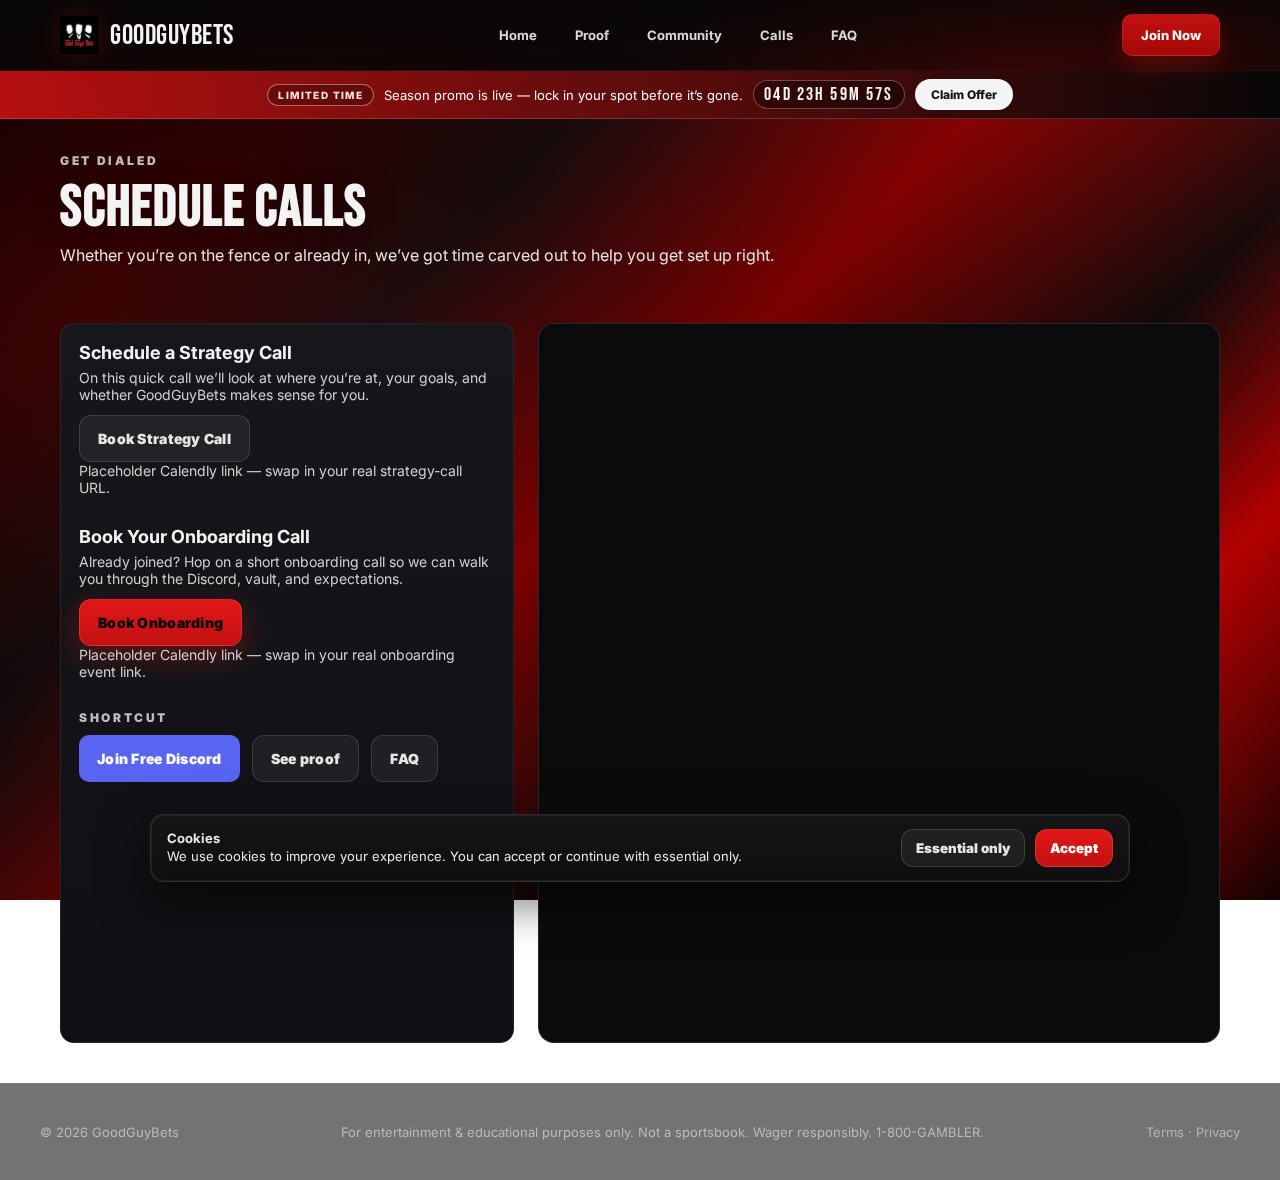
<file: call/index.html>
<!DOCTYPE html>
<html lang="en">
<head>
  <meta charset="utf-8" />
  <meta name="viewport" content="width=device-width,initial-scale=1" />
  <title>GoodGuyBets — Schedule Calls</title>
  <meta name="description" content="Schedule a strategy or onboarding call with GoodGuyBets." />

  <!-- Open Graph -->
  <meta property="og:title" content="GoodGuyBets — Schedule Calls" />
  <meta property="og:description" content="Schedule a strategy or onboarding call with GoodGuyBets." />
  <meta property="og:type" content="website" />
  <!-- Fonts -->
  <link href="https://fonts.googleapis.com/css2?family=Inter:wght@400;500;600;700;800;900&family=Bebas+Neue&display=swap" rel="stylesheet">
  <meta name="theme-color" content="#c31111" />
    <!-- Favicons -->
    <link rel="icon" href="/assets/favicon.ico" sizes="any">
    <link rel="icon" type="image/png" href="/assets/favicon.png">
    <link rel="apple-touch-icon" href="/assets/apple-touch-icon.png">
  <link rel="stylesheet" href="/css/style.css" />

</head>
<body>
  <div class="page">

  <header class="nav">
    <div class="nav-inner">
      <a class="brand" href="/" aria-label="GoodGuyBets home">
        <div class="brand-logo" aria-hidden="true">
        <img src="/assets/brand.jpg" alt="" class="brand-img" aria-hidden="true">
        </div>
        <div class="brand-name">GoodGuyBets</div>
      </a>

      <nav class="nav-links" aria-label="Primary">
        <a data-nav href="/">Home</a>
        <a data-nav href="/proof/">Proof</a>
        <a data-nav href="/community/">Community</a>
        <a data-nav href="/call/">Calls</a>
        <a data-nav href="/faq/">FAQ</a>
      </nav>

      <div class="nav-right">
        <a class="nav-cta" href="https://www.winible.com/goodguysbets" target="_blank" rel="noopener">Join Now</a>
        <button class="burger" id="burger" aria-label="Open menu" aria-expanded="false">
          <svg viewBox="0 0 24 24" fill="currentColor" aria-hidden="true">
            <path d="M4 7h16v2H4V7zm0 8h16v2H4v-2zm0-4h16v2H4v-2z"/>
          </svg>
        </button>
      </div>
    </div>
  </header>

  <div class="mobile-drawer" id="drawer" aria-hidden="true">
    <div class="drawer-panel" role="dialog" aria-modal="true" aria-label="Menu">
      <div class="drawer-head">
        <div style="display:flex;align-items:center;gap:10px;">
          <div class="brand-logo" style="width:34px;height:34px;border-radius:10px;">
            <svg width="18" height="18" viewBox="0 0 24 24" fill="#e6e6e6"><path d="M3 6h8v4H7v4h4v4H3V6zm10 0h8l-4 12h-8l4-12z"/></svg>
          </div>
          <strong>GoodGuyBets</strong>
        </div>
        <button class="xbtn" id="drawerClose" aria-label="Close menu">
          <svg viewBox="0 0 24 24" fill="currentColor" width="18" height="18" aria-hidden="true">
            <path d="M18.3 5.71 12 12l6.3 6.29-1.41 1.42L12 13.41l-6.89 6.3-1.42-1.41L10.59 12 3.69 5.71 5.11 4.29 12 10.59l6.89-6.3z"/>
          </svg>
        </button>
      </div>
      <div class="drawer-links">
        <a href="/" data-close-drawer>Home</a>
        <a href="/proof/" data-close-drawer>Proof</a>
        <a href="/community/" data-close-drawer>Community</a>
        <a href="/call/" data-close-drawer>Calls</a>
        <a href="/faq/" data-close-drawer>FAQ</a>
        <a href="https://www.winible.com/goodguysbets" target="_blank" rel="noopener">Winible</a>
      </div>
      <div class="drawer-cta">
        <a class="btn btn-primary" href="https://www.winible.com/goodguysbets" target="_blank" rel="noopener">Claim Your Spot</a>
        <a class="btn btn-discord" href="https://discord.gg/P3NjC9ZhtP" target="_blank" rel="noopener">Join Free Discord</a>
      </div>
    </div>
  </div>


  <div class="promo-bar">
    <div class="promo-inner">
      <span class="promo-label">Limited Time</span>
      <span class="promo-text">Season promo is live — lock in your spot before it’s gone.</span>
      <span class="promo-countdown" id="promo-countdown">--d --h --m --s</span>
      <a href="https://www.winible.com/goodguysbets" target="_blank" rel="noopener" class="promo-cta">Claim Offer</a>
    </div>
  </div>

    <main>

<section class="page-head">
  <div class="container">
    <div class="kicker reveal">Get dialed</div>
    <h1 class="page-title reveal">Schedule Calls</h1>
    <p class="page-sub reveal">Whether you’re on the fence or already in, we’ve got time carved out to help you get set up right.</p>
  </div>
</section>

<section class="section reveal" id="call">
  <div class="container">
    <div class="calls-grid">
      <div class="call-card">
        <h3>Schedule a Strategy Call</h3>
        <p>On this quick call we’ll look at where you’re at, your goals, and whether GoodGuyBets makes sense for you.</p>
        <button class="btn btn-ghost" onclick="window.open('https://calendly.com/daniel-forumgmt/30min','_blank')">Book Strategy Call</button>
        <p class="call-meta">Placeholder Calendly link — swap in your real strategy-call URL.</p>

        <div style="height:18px"></div>

        <h3>Book Your Onboarding Call</h3>
        <p>Already joined? Hop on a short onboarding call so we can walk you through the Discord, vault, and expectations.</p>
        <button class="btn btn-primary" onclick="window.open('https://calendly.com/daniel-forumgmt/30min','_blank')">Book Onboarding</button>
        <p class="call-meta">Placeholder Calendly link — swap in your real onboarding event link.</p>

        <div style="height:18px"></div>

        <div class="kicker">Shortcut</div>
        <div class="actions" style="margin-top:10px;">
          <a class="btn btn-discord" href="https://discord.gg/P3NjC9ZhtP" target="_blank" rel="noopener">Join Free Discord</a>
          <a class="btn btn-ghost" href="/proof/">See proof</a>
          <a class="btn btn-ghost" href="/faq/">FAQ</a>
        </div>
      </div>

      <div>
        <div class="calendly-inline-widget" data-url="https://calendly.com/daniel-forumgmt/30min" style="min-width:320px;height:720px;"></div>
        <script src="https://assets.calendly.com/assets/external/widget.js" async></script>
      </div>
    </div>
  </div>
</section>

    </main>

  <footer>
    <div class="footer-inner">
      <div>© <span id="year"></span> GoodGuyBets</div>
      <div class="legal">For entertainment & educational purposes only. Not a sportsbook. Wager responsibly. 1-800-GAMBLER.</div>
      <div class="footer-links">
        <a href="/legal/">Terms</a> ·
        <a href="/legal/#privacy">Privacy</a>
      </div>
    </div>
  </footer>

  <div class="cookie-banner" id="cookieBanner" hidden>
    <div class="cookie-inner">
      <div class="cookie-text">
        <strong>Cookies</strong><br>
        We use cookies to improve your experience. You can accept or continue with essential only.
      </div>
      <div class="cookie-actions">
        <button class="cookie-btn" id="cookieDecline" type="button">Essential only</button>
        <button class="cookie-btn accept" id="cookieAccept" type="button">Accept</button>
      </div>
    </div>
  </div>

  <script src="/js/app.js"></script>

  </div>
</body>
</html>
</file>
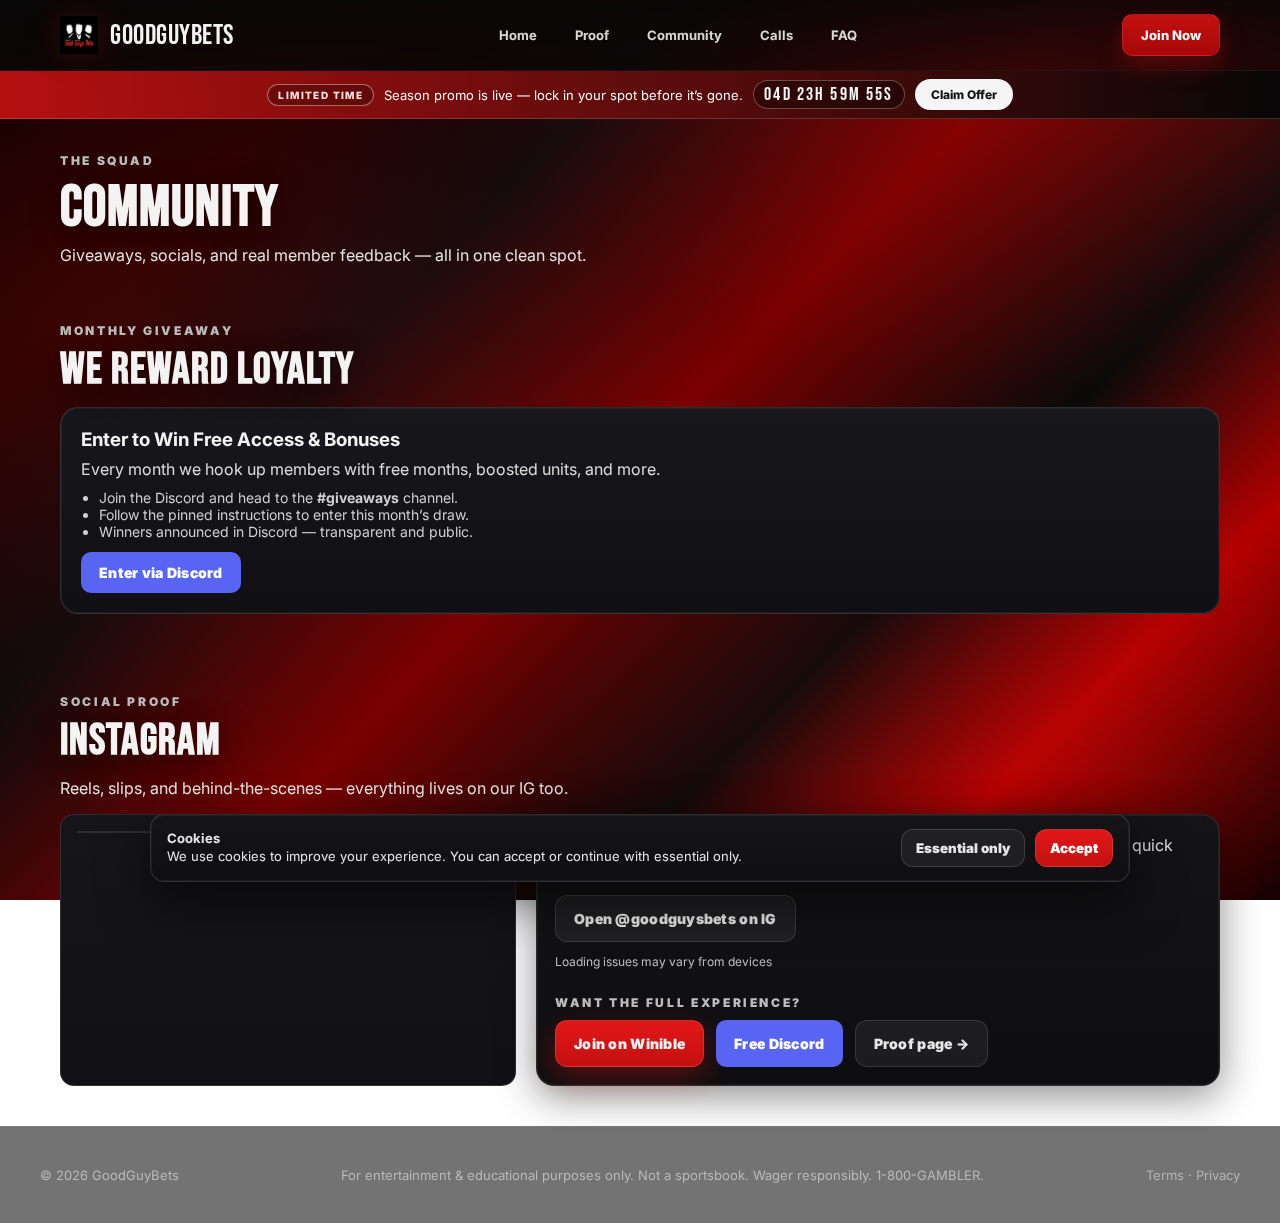
<file: community/index.html>
<!DOCTYPE html>
<html lang="en">
<head>
  <meta charset="utf-8" />
  <meta name="viewport" content="width=device-width,initial-scale=1" />
  <title>GoodGuyBets — Community</title>
  <meta name="description" content="Giveaways, Instagram, and the community experience behind GoodGuyBets." />

  <!-- Open Graph -->
  <meta property="og:title" content="GoodGuyBets — Community" />
  <meta property="og:description" content="Giveaways, Instagram, and the community experience behind GoodGuyBets." />
  <meta property="og:type" content="website" />
  <!-- Fonts -->
  <link href="https://fonts.googleapis.com/css2?family=Inter:wght@400;500;600;700;800;900&family=Bebas+Neue&display=swap" rel="stylesheet">
  <meta name="theme-color" content="#c31111" />
    <!-- Favicons -->
    <link rel="icon" href="/assets/favicon.ico" sizes="any">
    <link rel="icon" type="image/png" href="/assets/favicon.png">
    <link rel="apple-touch-icon" href="/assets/apple-touch-icon.png">
  <link rel="stylesheet" href="/css/style.css" />

</head>
<body>
  <div class="page">

  <header class="nav">
    <div class="nav-inner">
      <a class="brand" href="/" aria-label="GoodGuyBets home">
        <div class="brand-logo" aria-hidden="true">
        <img src="/assets/brand.jpg" alt="" class="brand-img" aria-hidden="true">
        </div>
        <div class="brand-name">GoodGuyBets</div>
      </a>

      <nav class="nav-links" aria-label="Primary">
        <a data-nav href="/">Home</a>
        <a data-nav href="/proof/">Proof</a>
        <a data-nav href="/community/">Community</a>
        <a data-nav href="/call/">Calls</a>
        <a data-nav href="/faq/">FAQ</a>
      </nav>

      <div class="nav-right">
        <a class="nav-cta" href="https://www.winible.com/goodguysbets" target="_blank" rel="noopener">Join Now</a>
        <button class="burger" id="burger" aria-label="Open menu" aria-expanded="false">
          <svg viewBox="0 0 24 24" fill="currentColor" aria-hidden="true">
            <path d="M4 7h16v2H4V7zm0 8h16v2H4v-2zm0-4h16v2H4v-2z"/>
          </svg>
        </button>
      </div>
    </div>
  </header>

  <div class="mobile-drawer" id="drawer" aria-hidden="true">
    <div class="drawer-panel" role="dialog" aria-modal="true" aria-label="Menu">
      <div class="drawer-head">
        <div style="display:flex;align-items:center;gap:10px;">
          <div class="brand-logo" style="width:34px;height:34px;border-radius:10px;">
            <svg width="18" height="18" viewBox="0 0 24 24" fill="#e6e6e6"><path d="M3 6h8v4H7v4h4v4H3V6zm10 0h8l-4 12h-8l4-12z"/></svg>
          </div>
          <strong>GoodGuyBets</strong>
        </div>
        <button class="xbtn" id="drawerClose" aria-label="Close menu">
          <svg viewBox="0 0 24 24" fill="currentColor" width="18" height="18" aria-hidden="true">
            <path d="M18.3 5.71 12 12l6.3 6.29-1.41 1.42L12 13.41l-6.89 6.3-1.42-1.41L10.59 12 3.69 5.71 5.11 4.29 12 10.59l6.89-6.3z"/>
          </svg>
        </button>
      </div>
      <div class="drawer-links">
        <a href="/" data-close-drawer>Home</a>
        <a href="/proof/" data-close-drawer>Proof</a>
        <a href="/community/" data-close-drawer>Community</a>
        <a href="/call/" data-close-drawer>Calls</a>
        <a href="/faq/" data-close-drawer>FAQ</a>
        <a href="https://www.winible.com/goodguysbets" target="_blank" rel="noopener">Winible</a>
      </div>
      <div class="drawer-cta">
        <a class="btn btn-primary" href="https://www.winible.com/goodguysbets" target="_blank" rel="noopener">Claim Your Spot</a>
        <a class="btn btn-discord" href="https://discord.gg/P3NjC9ZhtP" target="_blank" rel="noopener">Join Free Discord</a>
      </div>
    </div>
  </div>


  <div class="promo-bar">
    <div class="promo-inner">
      <span class="promo-label">Limited Time</span>
      <span class="promo-text">Season promo is live — lock in your spot before it’s gone.</span>
      <span class="promo-countdown" id="promo-countdown">--d --h --m --s</span>
      <a href="https://www.winible.com/goodguysbets" target="_blank" rel="noopener" class="promo-cta">Claim Offer</a>
    </div>
  </div>

    <main>

<section class="page-head">
  <div class="container">
    <div class="kicker reveal">The squad</div>
    <h1 class="page-title reveal">Community</h1>
    <p class="page-sub reveal">Giveaways, socials, and real member feedback — all in one clean spot.</p>
  </div>
</section>

<section class="section reveal" id="giveaway">
  <div class="container">
    <div class="kicker">Monthly giveaway</div>
    <h2 class="page-title" style="font-size:44px;margin:10px 0 14px;">We reward loyalty</h2>
    <div class="giveaway-card">
      <h3>Enter to Win Free Access & Bonuses</h3>
      <p>Every month we hook up members with free months, boosted units, and more.</p>
      <ul class="giveaway-list">
        <li>Join the Discord and head to the <strong>#giveaways</strong> channel.</li>
        <li>Follow the pinned instructions to enter this month’s draw.</li>
        <li>Winners announced in Discord — transparent and public.</li>
      </ul>
      <a class="btn btn-discord" href="https://discord.gg/P3NjC9ZhtP" target="_blank" rel="noopener">Enter via Discord</a>
    </div>
  </div>
</section>

<section class="section reveal" id="instagram">
  <div class="container">
    <div class="kicker">Social proof</div>
    <h2 class="page-title" style="font-size:44px;margin:10px 0 14px;">Instagram</h2>
    <p class="page-sub">Reels, slips, and behind-the-scenes — everything lives on our IG too.</p>

    <div class="ig-grid" style="margin-top:16px;">
      <div class="ig-preview">
        <div class="ig-embeds">
          <blockquote class="instagram-media" data-instgrm-permalink="https://www.instagram.com/reel/DSaWFgyA-kD/?igsh=MW1zNzgwNmg0b3ZlMA==" data-instgrm-version="14"></blockquote>
          <blockquote class="instagram-media" data-instgrm-permalink="https://www.instagram.com/reel/DSAsWVYCW7h/" data-instgrm-version="14"></blockquote>
          <blockquote class="instagram-media" data-instgrm-permalink="https://www.instagram.com/reel/DR99n4fgLmR/" data-instgrm-version="14"></blockquote>
        </div>
        <script async src="https://www.instagram.com/embed.js"></script>
      </div>

      <div class="panel pad">
        <p style="margin:0 0 12px;color:#dcdcdc;line-height:1.55;">
          We post live reactions, big hits, and daily slips on our Instagram. If you want a quick feel for the vibe before you join, this is where to look.
        </p>
        <a class="btn btn-ghost" href="https://www.instagram.com/goodguysbets?igsh=MjlvY3lja3Q4d3Z1" target="_blank" rel="noopener">Open @goodguysbets on IG</a>
        <p class="call-meta" style="margin-top:12px;">Loading issues may vary from devices</p>

        <div style="height:14px"></div>

        <div class="kicker">Want the full experience?</div>
        <div class="actions" style="margin-top:10px;">
          <a class="btn btn-primary" href="https://www.winible.com/goodguysbets" target="_blank" rel="noopener">Join on Winible</a>
          <a class="btn btn-discord" href="https://discord.gg/P3NjC9ZhtP" target="_blank" rel="noopener">Free Discord</a>
          <a class="btn btn-ghost" href="/proof/">Proof page →</a>
        </div>
      </div>
    </div>
  </div>
</section>

    </main>

  <footer>
    <div class="footer-inner">
      <div>© <span id="year"></span> GoodGuyBets</div>
      <div class="legal">For entertainment & educational purposes only. Not a sportsbook. Wager responsibly. 1-800-GAMBLER.</div>
      <div class="footer-links">
        <a href="/legal/">Terms</a> ·
        <a href="/legal/#privacy">Privacy</a>
      </div>
    </div>
  </footer>

  <div class="cookie-banner" id="cookieBanner" hidden>
    <div class="cookie-inner">
      <div class="cookie-text">
        <strong>Cookies</strong><br>
        We use cookies to improve your experience. You can accept or continue with essential only.
      </div>
      <div class="cookie-actions">
        <button class="cookie-btn" id="cookieDecline" type="button">Essential only</button>
        <button class="cookie-btn accept" id="cookieAccept" type="button">Accept</button>
      </div>
    </div>
  </div>

  <script src="/js/app.js"></script>

  </div>
</body>
</html>
</file>
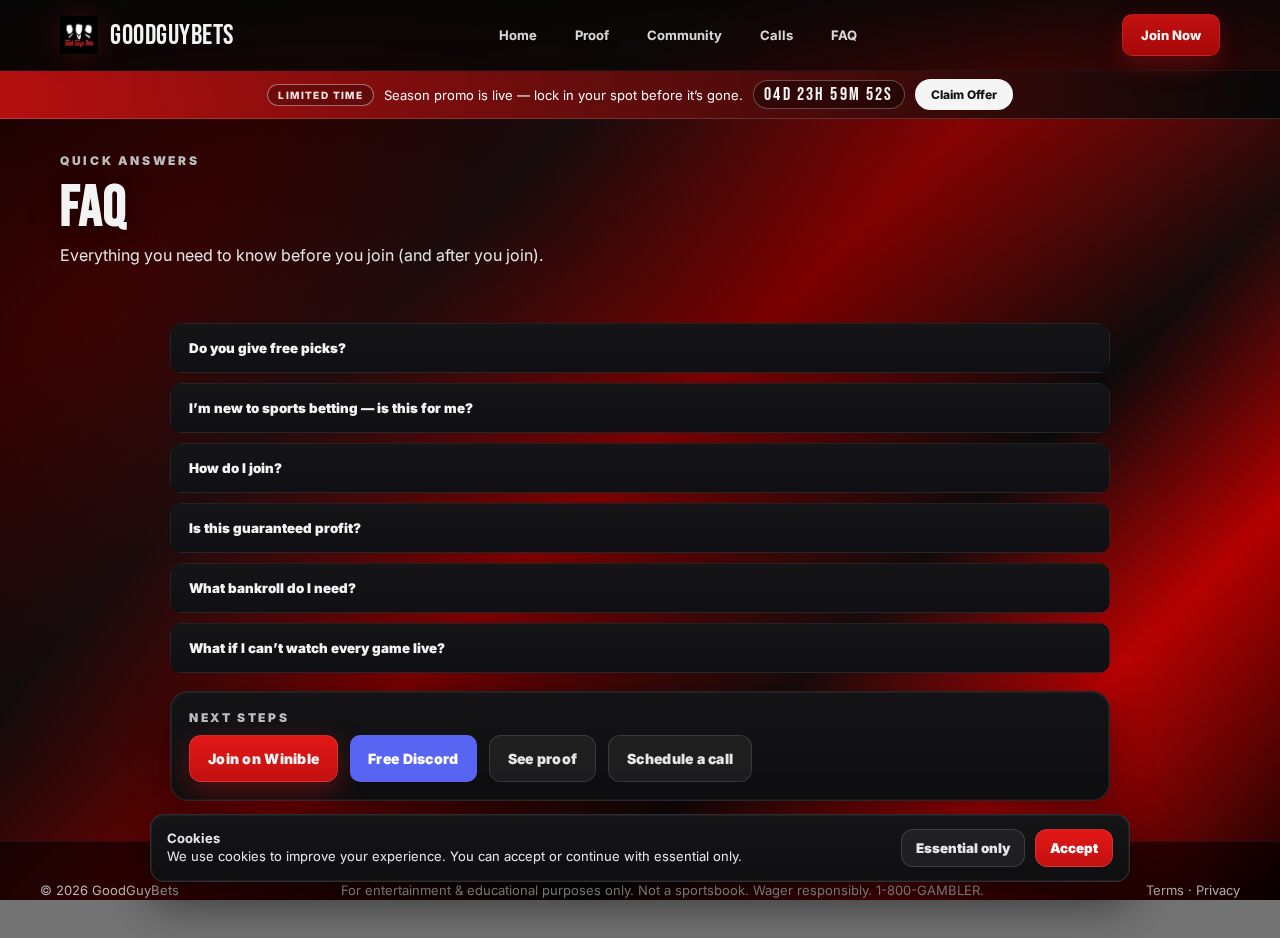
<file: faq/index.html>
<!DOCTYPE html>
<html lang="en">
<head>
  <meta charset="utf-8" />
  <meta name="viewport" content="width=device-width,initial-scale=1" />
  <title>GoodGuyBets — FAQ</title>
  <meta name="description" content="Frequently asked questions about GoodGuyBets and how to join." />

  <!-- Open Graph -->
  <meta property="og:title" content="GoodGuyBets — FAQ" />
  <meta property="og:description" content="Frequently asked questions about GoodGuyBets and how to join." />
  <meta property="og:type" content="website" />
  <!-- Fonts -->
  <link href="https://fonts.googleapis.com/css2?family=Inter:wght@400;500;600;700;800;900&family=Bebas+Neue&display=swap" rel="stylesheet">
  <meta name="theme-color" content="#c31111" />
    <!-- Favicons -->
    <link rel="icon" href="/assets/favicon.ico" sizes="any">
    <link rel="icon" type="image/png" href="/assets/favicon.png">
    <link rel="apple-touch-icon" href="/assets/apple-touch-icon.png">
  <link rel="stylesheet" href="/css/style.css" />

</head>
<body>
  <div class="page">

  <header class="nav">
    <div class="nav-inner">
      <a class="brand" href="/" aria-label="GoodGuyBets home">
        <div class="brand-logo" aria-hidden="true">
        <img src="/assets/brand.jpg" alt="" class="brand-img" aria-hidden="true">
        </div>
        <div class="brand-name">GoodGuyBets</div>
      </a>

      <nav class="nav-links" aria-label="Primary">
        <a data-nav href="/">Home</a>
        <a data-nav href="/proof/">Proof</a>
        <a data-nav href="/community/">Community</a>
        <a data-nav href="/call/">Calls</a>
        <a data-nav href="/faq/">FAQ</a>
      </nav>

      <div class="nav-right">
        <a class="nav-cta" href="https://www.winible.com/goodguysbets" target="_blank" rel="noopener">Join Now</a>
        <button class="burger" id="burger" aria-label="Open menu" aria-expanded="false">
          <svg viewBox="0 0 24 24" fill="currentColor" aria-hidden="true">
            <path d="M4 7h16v2H4V7zm0 8h16v2H4v-2zm0-4h16v2H4v-2z"/>
          </svg>
        </button>
      </div>
    </div>
  </header>

  <div class="mobile-drawer" id="drawer" aria-hidden="true">
    <div class="drawer-panel" role="dialog" aria-modal="true" aria-label="Menu">
      <div class="drawer-head">
        <div style="display:flex;align-items:center;gap:10px;">
          <div class="brand-logo" style="width:34px;height:34px;border-radius:10px;">
            <svg width="18" height="18" viewBox="0 0 24 24" fill="#e6e6e6"><path d="M3 6h8v4H7v4h4v4H3V6zm10 0h8l-4 12h-8l4-12z"/></svg>
          </div>
          <strong>GoodGuyBets</strong>
        </div>
        <button class="xbtn" id="drawerClose" aria-label="Close menu">
          <svg viewBox="0 0 24 24" fill="currentColor" width="18" height="18" aria-hidden="true">
            <path d="M18.3 5.71 12 12l6.3 6.29-1.41 1.42L12 13.41l-6.89 6.3-1.42-1.41L10.59 12 3.69 5.71 5.11 4.29 12 10.59l6.89-6.3z"/>
          </svg>
        </button>
      </div>
      <div class="drawer-links">
        <a href="/" data-close-drawer>Home</a>
        <a href="/proof/" data-close-drawer>Proof</a>
        <a href="/community/" data-close-drawer>Community</a>
        <a href="/call/" data-close-drawer>Calls</a>
        <a href="/faq/" data-close-drawer>FAQ</a>
        <a href="https://www.winible.com/goodguysbets" target="_blank" rel="noopener">Winible</a>
      </div>
      <div class="drawer-cta">
        <a class="btn btn-primary" href="https://www.winible.com/goodguysbets" target="_blank" rel="noopener">Claim Your Spot</a>
        <a class="btn btn-discord" href="https://discord.gg/P3NjC9ZhtP" target="_blank" rel="noopener">Join Free Discord</a>
      </div>
    </div>
  </div>


  <div class="promo-bar">
    <div class="promo-inner">
      <span class="promo-label">Limited Time</span>
      <span class="promo-text">Season promo is live — lock in your spot before it’s gone.</span>
      <span class="promo-countdown" id="promo-countdown">--d --h --m --s</span>
      <a href="https://www.winible.com/goodguysbets" target="_blank" rel="noopener" class="promo-cta">Claim Offer</a>
    </div>
  </div>

    <main>

<section class="page-head">
  <div class="container">
    <div class="kicker reveal">Quick answers</div>
    <h1 class="page-title reveal">FAQ</h1>
    <p class="page-sub reveal">Everything you need to know before you join (and after you join).</p>
  </div>
</section>

<section class="section reveal">
  <div class="container faq">
    <div class="faq-item">
      <button class="faq-q" aria-expanded="false">Do you give free picks?</button>
      <div class="faq-a" hidden>Yes — we share free picks so you can see our process first and make sure the way we bet fits how you like to play.</div>
    </div>

    <div class="faq-item">
      <button class="faq-q" aria-expanded="false">I’m new to sports betting — is this for me?</button>
      <div class="faq-a" hidden>Absolutely. We provide beginner-friendly education, bankroll guides, and simple step-by-step videos. You won’t be thrown into 12-leg lotto tickets with no context.</div>
    </div>

    <div class="faq-item">
      <button class="faq-q" aria-expanded="false">How do I join?</button>
      <div class="faq-a" hidden>Click any “Join” or “Claim Your Spot” button, complete checkout on our Winible page, and you’ll receive instant access to our Discord, vault, and onboarding resources.</div>
    </div>

    <div class="faq-item">
      <button class="faq-q" aria-expanded="false">Is this guaranteed profit?</button>
      <div class="faq-a" hidden>No. There is no such thing as risk-free betting. We can’t guarantee profit, but we can give you edges, process, and a community that treats this like a serious side income — not a get-rich-quick scheme.</div>
    </div>

    <div class="faq-item">
      <button class="faq-q" aria-expanded="false">What bankroll do I need?</button>
      <div class="faq-a" hidden>Your bankroll can be small as long as you’re consistent with unit size. Most members start with a few hundred dollars and scale up as they gain confidence and results. Our bankroll guide in the Vault walks you through this.</div>
    </div>

    <div class="faq-item">
      <button class="faq-q" aria-expanded="false">What if I can’t watch every game live?</button>
      <div class="faq-a" hidden>No problem. Plays are posted in Discord with units, books, and clear notes. You can tail on your own time — we don’t require you to sit in front of a TV all day.</div>
    </div>

    <div class="panel pad" style="margin-top:18px;">
      <div class="kicker">Next steps</div>
      <div class="actions" style="margin-top:10px;">
        <a class="btn btn-primary" href="https://www.winible.com/goodguysbets" target="_blank" rel="noopener">Join on Winible</a>
        <a class="btn btn-discord" href="https://discord.gg/P3NjC9ZhtP" target="_blank" rel="noopener">Free Discord</a>
        <a class="btn btn-ghost" href="/proof/">See proof</a>
        <a class="btn btn-ghost" href="/call/">Schedule a call</a>
      </div>
    </div>
  </div>
</section>

    </main>

  <footer>
    <div class="footer-inner">
      <div>© <span id="year"></span> GoodGuyBets</div>
      <div class="legal">For entertainment & educational purposes only. Not a sportsbook. Wager responsibly. 1-800-GAMBLER.</div>
      <div class="footer-links">
        <a href="/legal/">Terms</a> ·
        <a href="/legal/#privacy">Privacy</a>
      </div>
    </div>
  </footer>

  <div class="cookie-banner" id="cookieBanner" hidden>
    <div class="cookie-inner">
      <div class="cookie-text">
        <strong>Cookies</strong><br>
        We use cookies to improve your experience. You can accept or continue with essential only.
      </div>
      <div class="cookie-actions">
        <button class="cookie-btn" id="cookieDecline" type="button">Essential only</button>
        <button class="cookie-btn accept" id="cookieAccept" type="button">Accept</button>
      </div>
    </div>
  </div>

  <script src="/js/app.js"></script>

  </div>
</body>
</html>
</file>
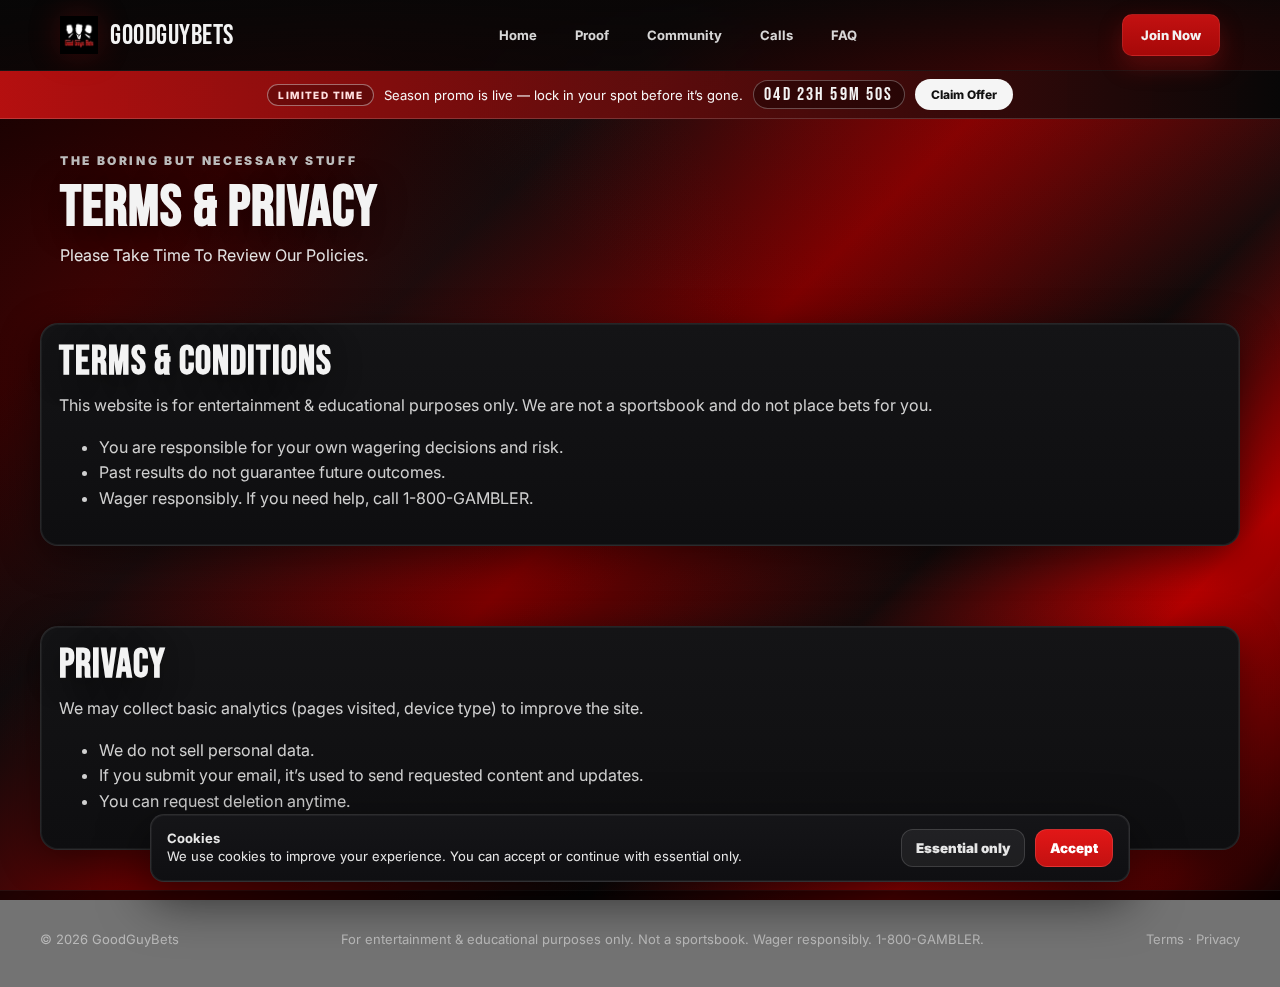
<file: legal/index.html>
<!DOCTYPE html>
<html lang="en">
<head>
  <meta charset="utf-8" />
  <meta name="viewport" content="width=device-width,initial-scale=1" />
  <title>GoodGuyBets — Terms & Privacy</title>
  <meta name="description" content="Terms and privacy policy for GoodGuyBets." />

  <!-- Open Graph -->
  <meta property="og:title" content="GoodGuyBets — Terms & Privacy" />
  <meta property="og:description" content="Terms and privacy policy for GoodGuyBets." />
  <meta property="og:type" content="website" />
  <!-- Fonts -->
  <link href="https://fonts.googleapis.com/css2?family=Inter:wght@400;500;600;700;800;900&family=Bebas+Neue&display=swap" rel="stylesheet">
  <meta name="theme-color" content="#c31111" />
    <!-- Favicons -->
    <link rel="icon" href="/assets/favicon.ico" sizes="any">
    <link rel="icon" type="image/png" href="/assets/favicon.png">
    <link rel="apple-touch-icon" href="/assets/apple-touch-icon.png">

  <link rel="stylesheet" href="/css/style.css" />

</head>
<body>
  <div class="page">

  <header class="nav">
    <div class="nav-inner">
      <a class="brand" href="/" aria-label="GoodGuyBets home">
        <div class="brand-logo" aria-hidden="true">
        <img src="/assets/brand.jpg" alt="" class="brand-img" aria-hidden="true">
        </div>
        <div class="brand-name">GoodGuyBets</div>
      </a>

      <nav class="nav-links" aria-label="Primary">
        <a data-nav href="/">Home</a>
        <a data-nav href="/proof/">Proof</a>
        <a data-nav href="/community/">Community</a>
        <a data-nav href="/call/">Calls</a>
        <a data-nav href="/faq/">FAQ</a>
      </nav>

      <div class="nav-right">
        <a class="nav-cta" href="https://www.winible.com/goodguysbets" target="_blank" rel="noopener">Join Now</a>
        <button class="burger" id="burger" aria-label="Open menu" aria-expanded="false">
          <svg viewBox="0 0 24 24" fill="currentColor" aria-hidden="true">
            <path d="M4 7h16v2H4V7zm0 8h16v2H4v-2zm0-4h16v2H4v-2z"/>
          </svg>
        </button>
      </div>
    </div>
  </header>

  <div class="mobile-drawer" id="drawer" aria-hidden="true">
    <div class="drawer-panel" role="dialog" aria-modal="true" aria-label="Menu">
      <div class="drawer-head">
        <div style="display:flex;align-items:center;gap:10px;">
          <div class="brand-logo" style="width:34px;height:34px;border-radius:10px;">
            <svg width="18" height="18" viewBox="0 0 24 24" fill="#e6e6e6"><path d="M3 6h8v4H7v4h4v4H3V6zm10 0h8l-4 12h-8l4-12z"/></svg>
          </div>
          <strong>GoodGuyBets</strong>
        </div>
        <button class="xbtn" id="drawerClose" aria-label="Close menu">
          <svg viewBox="0 0 24 24" fill="currentColor" width="18" height="18" aria-hidden="true">
            <path d="M18.3 5.71 12 12l6.3 6.29-1.41 1.42L12 13.41l-6.89 6.3-1.42-1.41L10.59 12 3.69 5.71 5.11 4.29 12 10.59l6.89-6.3z"/>
          </svg>
        </button>
      </div>
      <div class="drawer-links">
        <a href="/" data-close-drawer>Home</a>
        <a href="/proof/" data-close-drawer>Proof</a>
        <a href="/community/" data-close-drawer>Community</a>
        <a href="/call/" data-close-drawer>Calls</a>
        <a href="/faq/" data-close-drawer>FAQ</a>
        <a href="https://www.winible.com/goodguysbets" target="_blank" rel="noopener">Winible</a>
      </div>
      <div class="drawer-cta">
        <a class="btn btn-primary" href="https://www.winible.com/goodguysbets" target="_blank" rel="noopener">Claim Your Spot</a>
        <a class="btn btn-discord" href="https://discord.gg/P3NjC9ZhtP" target="_blank" rel="noopener">Join Free Discord</a>
      </div>
    </div>
  </div>


  <div class="promo-bar">
    <div class="promo-inner">
      <span class="promo-label">Limited Time</span>
      <span class="promo-text">Season promo is live — lock in your spot before it’s gone.</span>
      <span class="promo-countdown" id="promo-countdown">--d --h --m --s</span>
      <a href="https://www.winible.com/goodguysbets" target="_blank" rel="noopener" class="promo-cta">Claim Offer</a>
    </div>
  </div>

    <main>

<section class="page-head">
  <div class="container">
    <div class="kicker reveal">The boring but necessary stuff</div>
    <h1 class="page-title reveal">Terms & Privacy</h1>
    <p class="page-sub reveal">Please Take Time To Review Our Policies.</p>
  </div>
</section>

<section class="section reveal" id="terms">
  <div class="container panel pad">
    <h2 class="page-title" style="font-size:40px;margin:0 0 10px;">Terms & Conditions</h2>
    <p style="color:#d0d0d0;line-height:1.6;margin-top:0;">This website is for entertainment & educational purposes only. We are not a sportsbook and do not place bets for you.</p>
    <ul style="color:#d0d0d0;line-height:1.6;">
      <li>You are responsible for your own wagering decisions and risk.</li>
      <li>Past results do not guarantee future outcomes.</li>
      <li>Wager responsibly. If you need help, call 1-800-GAMBLER.</li>
    </ul>
  </div>
</section>

<section class="section reveal" id="privacy">
  <div class="container panel pad">
    <h2 class="page-title" style="font-size:40px;margin:0 0 10px;">Privacy</h2>
    <p style="color:#d0d0d0;line-height:1.6;margin-top:0;">We may collect basic analytics (pages visited, device type) to improve the site.</p>
    <ul style="color:#d0d0d0;line-height:1.6;">
      <li>We do not sell personal data.</li>
      <li>If you submit your email, it’s used to send requested content and updates.</li>
      <li>You can request deletion anytime.</li>
    </ul>
  </div>
</section>

    </main>

  <footer>
    <div class="footer-inner">
      <div>© <span id="year"></span> GoodGuyBets</div>
      <div class="legal">For entertainment & educational purposes only. Not a sportsbook. Wager responsibly. 1-800-GAMBLER.</div>
      <div class="footer-links">
        <a href="/legal/">Terms</a> ·
        <a href="/legal/#privacy">Privacy</a>
      </div>
    </div>
  </footer>

  <div class="cookie-banner" id="cookieBanner" hidden>
    <div class="cookie-inner">
      <div class="cookie-text">
        <strong>Cookies</strong><br>
        We use cookies to improve your experience. You can accept or continue with essential only.
      </div>
      <div class="cookie-actions">
        <button class="cookie-btn" id="cookieDecline" type="button">Essential only</button>
        <button class="cookie-btn accept" id="cookieAccept" type="button">Accept</button>
      </div>
    </div>
  </div>

  <script src="/js/app.js"></script>

  </div>
</body>
</html>
</file>
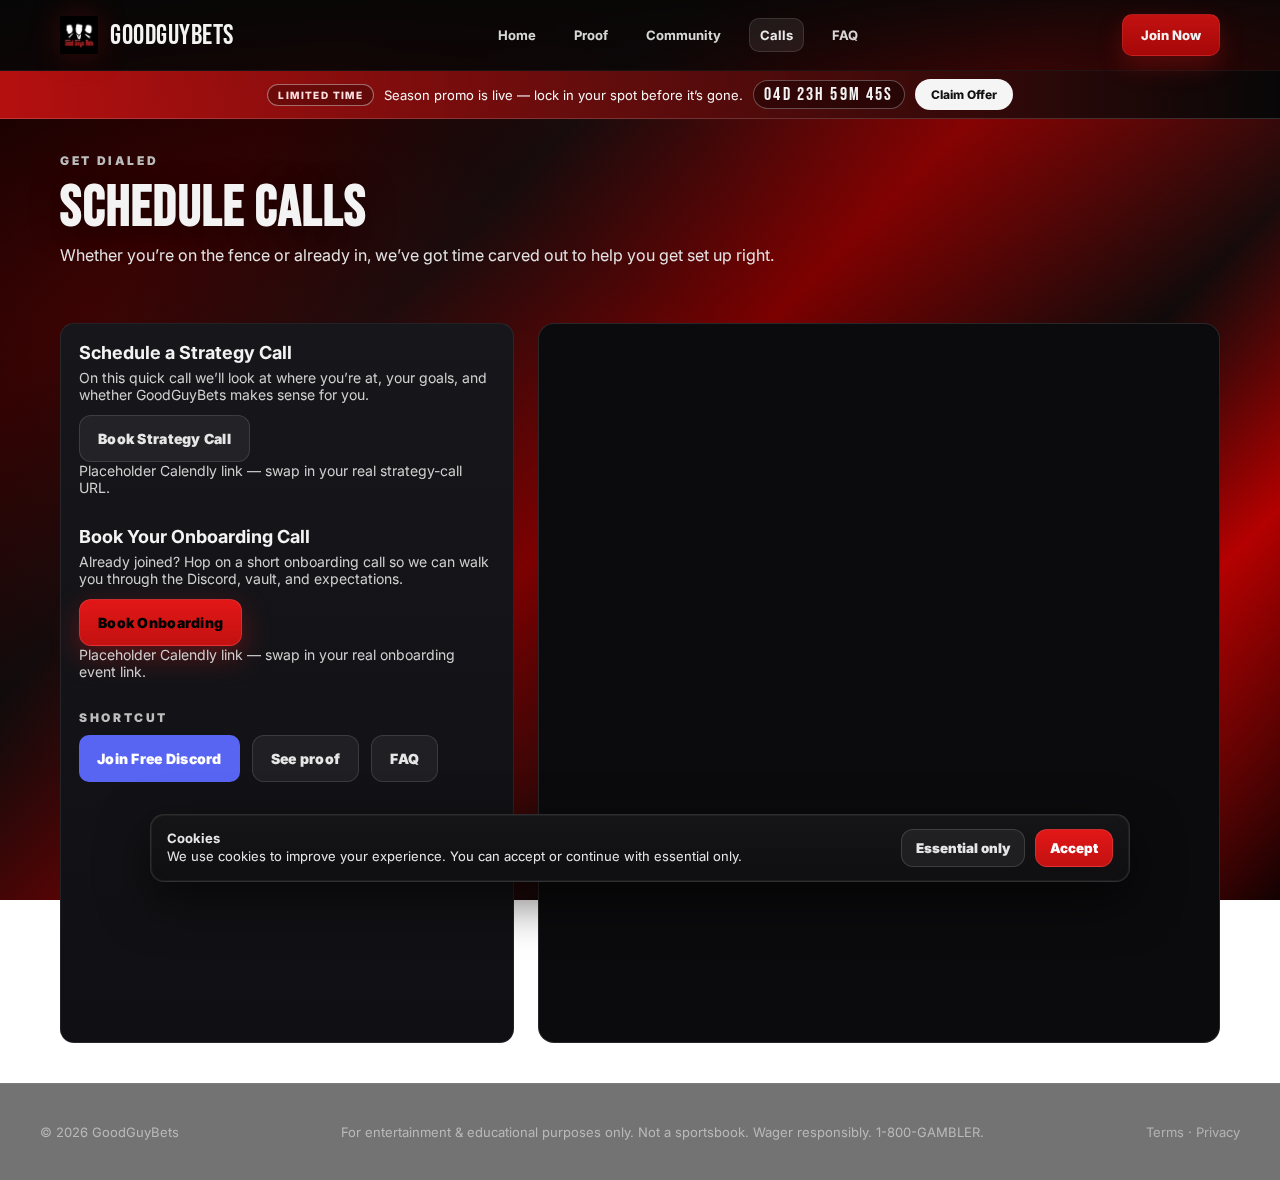
<file: call.html>
<!DOCTYPE html>
<html lang="en">
<head>
  <meta charset="utf-8" />
  <meta name="viewport" content="width=device-width,initial-scale=1" />
  <title>GoodGuyBets — Schedule Calls</title>
  <meta name="description" content="Schedule a strategy or onboarding call with GoodGuyBets." />

  <!-- Open Graph -->
  <meta property="og:title" content="GoodGuyBets — Schedule Calls" />
  <meta property="og:description" content="Schedule a strategy or onboarding call with GoodGuyBets." />
  <meta property="og:type" content="website" />
  <!-- Fonts -->
  <link href="https://fonts.googleapis.com/css2?family=Inter:wght@400;500;600;700;800;900&family=Bebas+Neue&display=swap" rel="stylesheet">
  <meta name="theme-color" content="#c31111" />
  <link rel="stylesheet" href="css/style.css" />

</head>
<body>
  <div class="page">

  <header class="nav">
    <div class="nav-inner">
      <a class="brand" href="index.html" aria-label="GoodGuyBets home">
        <div class="brand-logo" aria-hidden="true">
        <img src="assets/brand.jpg" alt="" class="brand-img" aria-hidden="true">
        </div>
        <div class="brand-name">GoodGuyBets</div>
      </a>

      <nav class="nav-links" aria-label="Primary">
        <a data-nav href="index.html">Home</a>
        <a data-nav href="proof.html">Proof</a>
        <a data-nav href="community.html">Community</a>
        <a data-nav href="call.html">Calls</a>
        <a data-nav href="faq.html">FAQ</a>
      </nav>

      <div class="nav-right">
        <a class="nav-cta" href="https://www.winible.com/goodguysbets" target="_blank" rel="noopener">Join Now</a>
        <button class="burger" id="burger" aria-label="Open menu" aria-expanded="false">
          <svg viewBox="0 0 24 24" fill="currentColor" aria-hidden="true">
            <path d="M4 7h16v2H4V7zm0 8h16v2H4v-2zm0-4h16v2H4v-2z"/>
          </svg>
        </button>
      </div>
    </div>
  </header>

  <div class="mobile-drawer" id="drawer" aria-hidden="true">
    <div class="drawer-panel" role="dialog" aria-modal="true" aria-label="Menu">
      <div class="drawer-head">
        <div style="display:flex;align-items:center;gap:10px;">
          <div class="brand-logo" style="width:34px;height:34px;border-radius:10px;">
            <svg width="18" height="18" viewBox="0 0 24 24" fill="#e6e6e6"><path d="M3 6h8v4H7v4h4v4H3V6zm10 0h8l-4 12h-8l4-12z"/></svg>
          </div>
          <strong>GoodGuyBets</strong>
        </div>
        <button class="xbtn" id="drawerClose" aria-label="Close menu">
          <svg viewBox="0 0 24 24" fill="currentColor" width="18" height="18" aria-hidden="true">
            <path d="M18.3 5.71 12 12l6.3 6.29-1.41 1.42L12 13.41l-6.89 6.3-1.42-1.41L10.59 12 3.69 5.71 5.11 4.29 12 10.59l6.89-6.3z"/>
          </svg>
        </button>
      </div>
      <div class="drawer-links">
        <a href="index.html" data-close-drawer>Home</a>
        <a href="proof.html" data-close-drawer>Proof</a>
        <a href="community.html" data-close-drawer>Community</a>
        <a href="call.html" data-close-drawer>Calls</a>
        <a href="faq.html" data-close-drawer>FAQ</a>
        <a href="https://www.winible.com/goodguysbets" target="_blank" rel="noopener">Winible</a>
      </div>
      <div class="drawer-cta">
        <a class="btn btn-primary" href="https://www.winible.com/goodguysbets" target="_blank" rel="noopener">Claim Your Spot</a>
        <a class="btn btn-discord" href="https://discord.gg/P3NjC9ZhtP" target="_blank" rel="noopener">Join Free Discord</a>
      </div>
    </div>
  </div>


  <div class="promo-bar">
    <div class="promo-inner">
      <span class="promo-label">Limited Time</span>
      <span class="promo-text">Season promo is live — lock in your spot before it’s gone.</span>
      <span class="promo-countdown" id="promo-countdown">--d --h --m --s</span>
      <a href="https://www.winible.com/goodguysbets" target="_blank" rel="noopener" class="promo-cta">Claim Offer</a>
    </div>
  </div>

    <main>

<section class="page-head">
  <div class="container">
    <div class="kicker reveal">Get dialed</div>
    <h1 class="page-title reveal">Schedule Calls</h1>
    <p class="page-sub reveal">Whether you’re on the fence or already in, we’ve got time carved out to help you get set up right.</p>
  </div>
</section>

<section class="section reveal" id="call">
  <div class="container">
    <div class="calls-grid">
      <div class="call-card">
        <h3>Schedule a Strategy Call</h3>
        <p>On this quick call we’ll look at where you’re at, your goals, and whether GoodGuyBets makes sense for you.</p>
        <button class="btn btn-ghost" onclick="window.open('https://calendly.com/daniel-forumgmt/30min','_blank')">Book Strategy Call</button>
        <p class="call-meta">Placeholder Calendly link — swap in your real strategy-call URL.</p>

        <div style="height:18px"></div>

        <h3>Book Your Onboarding Call</h3>
        <p>Already joined? Hop on a short onboarding call so we can walk you through the Discord, vault, and expectations.</p>
        <button class="btn btn-primary" onclick="window.open('https://calendly.com/daniel-forumgmt/30min','_blank')">Book Onboarding</button>
        <p class="call-meta">Placeholder Calendly link — swap in your real onboarding event link.</p>

        <div style="height:18px"></div>

        <div class="kicker">Shortcut</div>
        <div class="actions" style="margin-top:10px;">
          <a class="btn btn-discord" href="https://discord.gg/P3NjC9ZhtP" target="_blank" rel="noopener">Join Free Discord</a>
          <a class="btn btn-ghost" href="proof.html">See proof</a>
          <a class="btn btn-ghost" href="faq.html">FAQ</a>
        </div>
      </div>

      <div>
        <div class="calendly-inline-widget" data-url="https://calendly.com/daniel-forumgmt/30min" style="min-width:320px;height:720px;"></div>
        <script src="https://assets.calendly.com/assets/external/widget.js" async></script>
      </div>
    </div>
  </div>
</section>

    </main>

  <footer>
    <div class="footer-inner">
      <div>© <span id="year"></span> GoodGuyBets</div>
      <div class="legal">For entertainment & educational purposes only. Not a sportsbook. Wager responsibly. 1-800-GAMBLER.</div>
      <div class="footer-links">
        <a href="legal.html">Terms</a> ·
        <a href="legal.html#privacy">Privacy</a>
      </div>
    </div>
  </footer>

  <div class="cookie-banner" id="cookieBanner" hidden>
    <div class="cookie-inner">
      <div class="cookie-text">
        <strong>Cookies</strong><br>
        We use cookies to improve your experience. You can accept or continue with essential only.
      </div>
      <div class="cookie-actions">
        <button class="cookie-btn" id="cookieDecline" type="button">Essential only</button>
        <button class="cookie-btn accept" id="cookieAccept" type="button">Accept</button>
      </div>
    </div>
  </div>

  <script src="js/app.js"></script>

  </div>
</body>
</html>
</file>
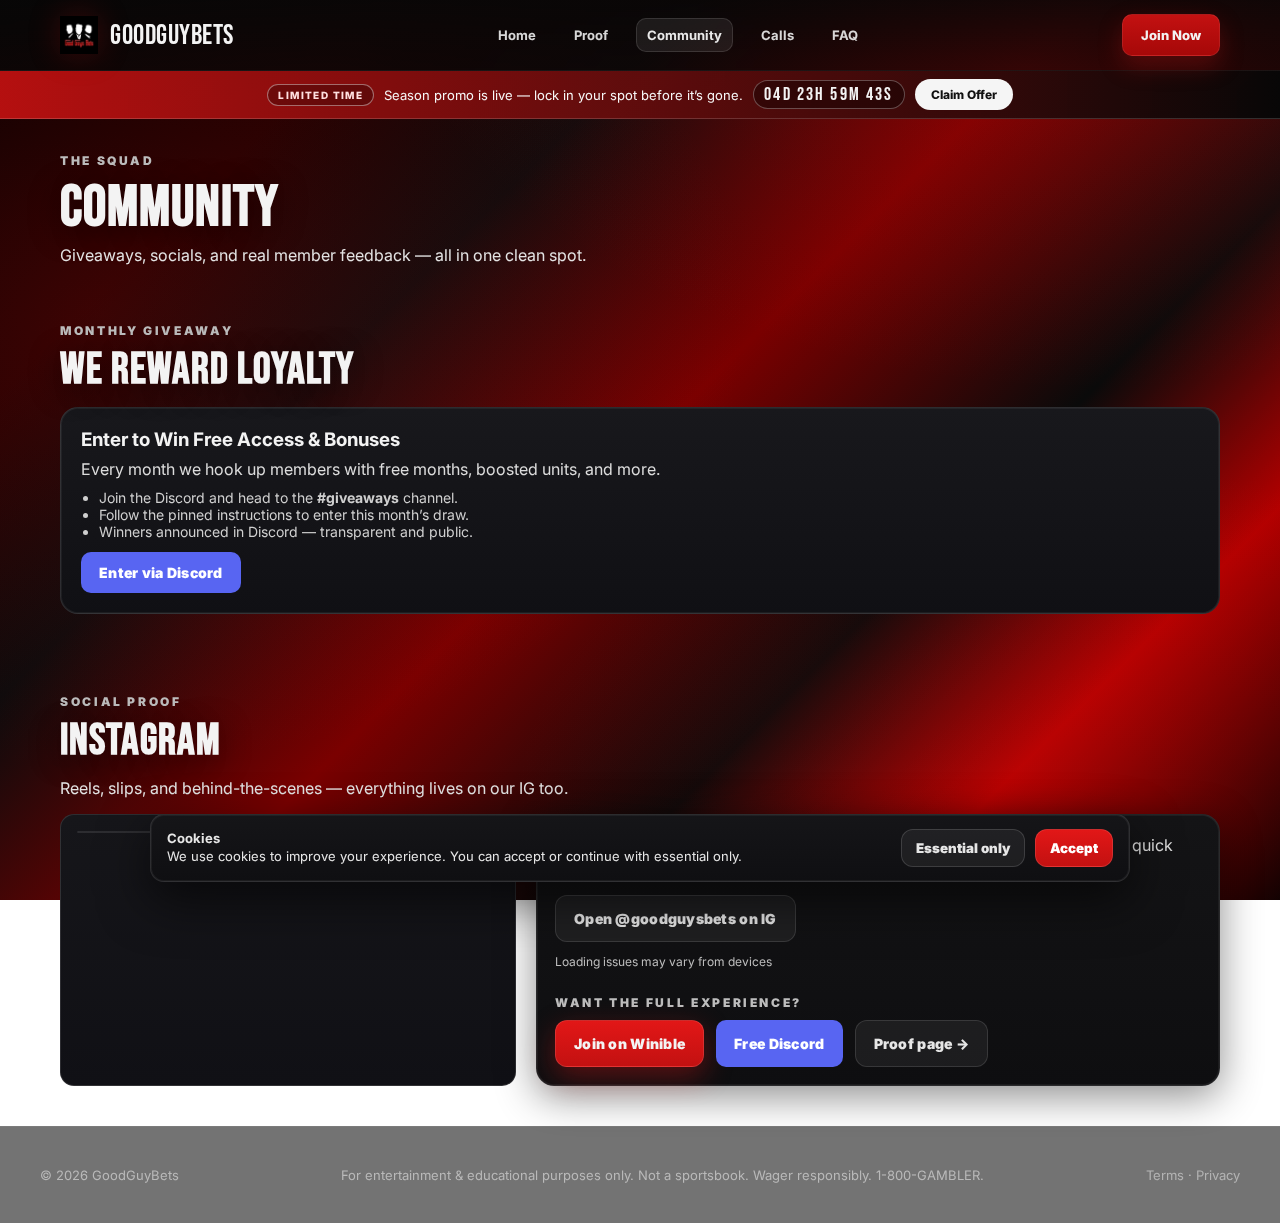
<file: community.html>
<!DOCTYPE html>
<html lang="en">
<head>
  <meta charset="utf-8" />
  <meta name="viewport" content="width=device-width,initial-scale=1" />
  <title>GoodGuyBets — Community</title>
  <meta name="description" content="Giveaways, Instagram, and the community experience behind GoodGuyBets." />

  <!-- Open Graph -->
  <meta property="og:title" content="GoodGuyBets — Community" />
  <meta property="og:description" content="Giveaways, Instagram, and the community experience behind GoodGuyBets." />
  <meta property="og:type" content="website" />
  <!-- Fonts -->
  <link href="https://fonts.googleapis.com/css2?family=Inter:wght@400;500;600;700;800;900&family=Bebas+Neue&display=swap" rel="stylesheet">
  <meta name="theme-color" content="#c31111" />
  <link rel="stylesheet" href="css/style.css" />

</head>
<body>
  <div class="page">

  <header class="nav">
    <div class="nav-inner">
      <a class="brand" href="index.html" aria-label="GoodGuyBets home">
        <div class="brand-logo" aria-hidden="true">
        <img src="assets/brand.jpg" alt="" class="brand-img" aria-hidden="true">
        </div>
        <div class="brand-name">GoodGuyBets</div>
      </a>

      <nav class="nav-links" aria-label="Primary">
        <a data-nav href="index.html">Home</a>
        <a data-nav href="proof.html">Proof</a>
        <a data-nav href="community.html">Community</a>
        <a data-nav href="call.html">Calls</a>
        <a data-nav href="faq.html">FAQ</a>
      </nav>

      <div class="nav-right">
        <a class="nav-cta" href="https://www.winible.com/goodguysbets" target="_blank" rel="noopener">Join Now</a>
        <button class="burger" id="burger" aria-label="Open menu" aria-expanded="false">
          <svg viewBox="0 0 24 24" fill="currentColor" aria-hidden="true">
            <path d="M4 7h16v2H4V7zm0 8h16v2H4v-2zm0-4h16v2H4v-2z"/>
          </svg>
        </button>
      </div>
    </div>
  </header>

  <div class="mobile-drawer" id="drawer" aria-hidden="true">
    <div class="drawer-panel" role="dialog" aria-modal="true" aria-label="Menu">
      <div class="drawer-head">
        <div style="display:flex;align-items:center;gap:10px;">
          <div class="brand-logo" style="width:34px;height:34px;border-radius:10px;">
            <svg width="18" height="18" viewBox="0 0 24 24" fill="#e6e6e6"><path d="M3 6h8v4H7v4h4v4H3V6zm10 0h8l-4 12h-8l4-12z"/></svg>
          </div>
          <strong>GoodGuyBets</strong>
        </div>
        <button class="xbtn" id="drawerClose" aria-label="Close menu">
          <svg viewBox="0 0 24 24" fill="currentColor" width="18" height="18" aria-hidden="true">
            <path d="M18.3 5.71 12 12l6.3 6.29-1.41 1.42L12 13.41l-6.89 6.3-1.42-1.41L10.59 12 3.69 5.71 5.11 4.29 12 10.59l6.89-6.3z"/>
          </svg>
        </button>
      </div>
      <div class="drawer-links">
        <a href="index.html" data-close-drawer>Home</a>
        <a href="proof.html" data-close-drawer>Proof</a>
        <a href="community.html" data-close-drawer>Community</a>
        <a href="call.html" data-close-drawer>Calls</a>
        <a href="faq.html" data-close-drawer>FAQ</a>
        <a href="https://www.winible.com/goodguysbets" target="_blank" rel="noopener">Winible</a>
      </div>
      <div class="drawer-cta">
        <a class="btn btn-primary" href="https://www.winible.com/goodguysbets" target="_blank" rel="noopener">Claim Your Spot</a>
        <a class="btn btn-discord" href="https://discord.gg/P3NjC9ZhtP" target="_blank" rel="noopener">Join Free Discord</a>
      </div>
    </div>
  </div>


  <div class="promo-bar">
    <div class="promo-inner">
      <span class="promo-label">Limited Time</span>
      <span class="promo-text">Season promo is live — lock in your spot before it’s gone.</span>
      <span class="promo-countdown" id="promo-countdown">--d --h --m --s</span>
      <a href="https://www.winible.com/goodguysbets" target="_blank" rel="noopener" class="promo-cta">Claim Offer</a>
    </div>
  </div>

    <main>

<section class="page-head">
  <div class="container">
    <div class="kicker reveal">The squad</div>
    <h1 class="page-title reveal">Community</h1>
    <p class="page-sub reveal">Giveaways, socials, and real member feedback — all in one clean spot.</p>
  </div>
</section>

<section class="section reveal" id="giveaway">
  <div class="container">
    <div class="kicker">Monthly giveaway</div>
    <h2 class="page-title" style="font-size:44px;margin:10px 0 14px;">We reward loyalty</h2>
    <div class="giveaway-card">
      <h3>Enter to Win Free Access & Bonuses</h3>
      <p>Every month we hook up members with free months, boosted units, and more.</p>
      <ul class="giveaway-list">
        <li>Join the Discord and head to the <strong>#giveaways</strong> channel.</li>
        <li>Follow the pinned instructions to enter this month’s draw.</li>
        <li>Winners announced in Discord — transparent and public.</li>
      </ul>
      <a class="btn btn-discord" href="https://discord.gg/P3NjC9ZhtP" target="_blank" rel="noopener">Enter via Discord</a>
    </div>
  </div>
</section>

<section class="section reveal" id="instagram">
  <div class="container">
    <div class="kicker">Social proof</div>
    <h2 class="page-title" style="font-size:44px;margin:10px 0 14px;">Instagram</h2>
    <p class="page-sub">Reels, slips, and behind-the-scenes — everything lives on our IG too.</p>

    <div class="ig-grid" style="margin-top:16px;">
      <div class="ig-preview">
        <div class="ig-embeds">
          <blockquote class="instagram-media" data-instgrm-permalink="https://www.instagram.com/reel/DSD_D0FCeX5/" data-instgrm-version="14"></blockquote>
          <blockquote class="instagram-media" data-instgrm-permalink="https://www.instagram.com/reel/DSAsWVYCW7h/" data-instgrm-version="14"></blockquote>
          <blockquote class="instagram-media" data-instgrm-permalink="https://www.instagram.com/reel/DR99n4fgLmR/" data-instgrm-version="14"></blockquote>
        </div>
        <script async src="https://www.instagram.com/embed.js"></script>
      </div>

      <div class="panel pad">
        <p style="margin:0 0 12px;color:#dcdcdc;line-height:1.55;">
          We post live reactions, big hits, and daily slips on our Instagram. If you want a quick feel for the vibe before you join, this is where to look.
        </p>
        <a class="btn btn-ghost" href="https://www.instagram.com/goodguysbets?igsh=MjlvY3lja3Q4d3Z1" target="_blank" rel="noopener">Open @goodguysbets on IG</a>
        <p class="call-meta" style="margin-top:12px;">Loading issues may vary from devices</p>

        <div style="height:14px"></div>

        <div class="kicker">Want the full experience?</div>
        <div class="actions" style="margin-top:10px;">
          <a class="btn btn-primary" href="https://www.winible.com/goodguysbets" target="_blank" rel="noopener">Join on Winible</a>
          <a class="btn btn-discord" href="https://discord.gg/P3NjC9ZhtP" target="_blank" rel="noopener">Free Discord</a>
          <a class="btn btn-ghost" href="proof.html">Proof page →</a>
        </div>
      </div>
    </div>
  </div>
</section>

    </main>

  <footer>
    <div class="footer-inner">
      <div>© <span id="year"></span> GoodGuyBets</div>
      <div class="legal">For entertainment & educational purposes only. Not a sportsbook. Wager responsibly. 1-800-GAMBLER.</div>
      <div class="footer-links">
        <a href="legal.html">Terms</a> ·
        <a href="legal.html#privacy">Privacy</a>
      </div>
    </div>
  </footer>

  <div class="cookie-banner" id="cookieBanner" hidden>
    <div class="cookie-inner">
      <div class="cookie-text">
        <strong>Cookies</strong><br>
        We use cookies to improve your experience. You can accept or continue with essential only.
      </div>
      <div class="cookie-actions">
        <button class="cookie-btn" id="cookieDecline" type="button">Essential only</button>
        <button class="cookie-btn accept" id="cookieAccept" type="button">Accept</button>
      </div>
    </div>
  </div>

  <script src="js/app.js"></script>

  </div>
</body>
</html>
</file>
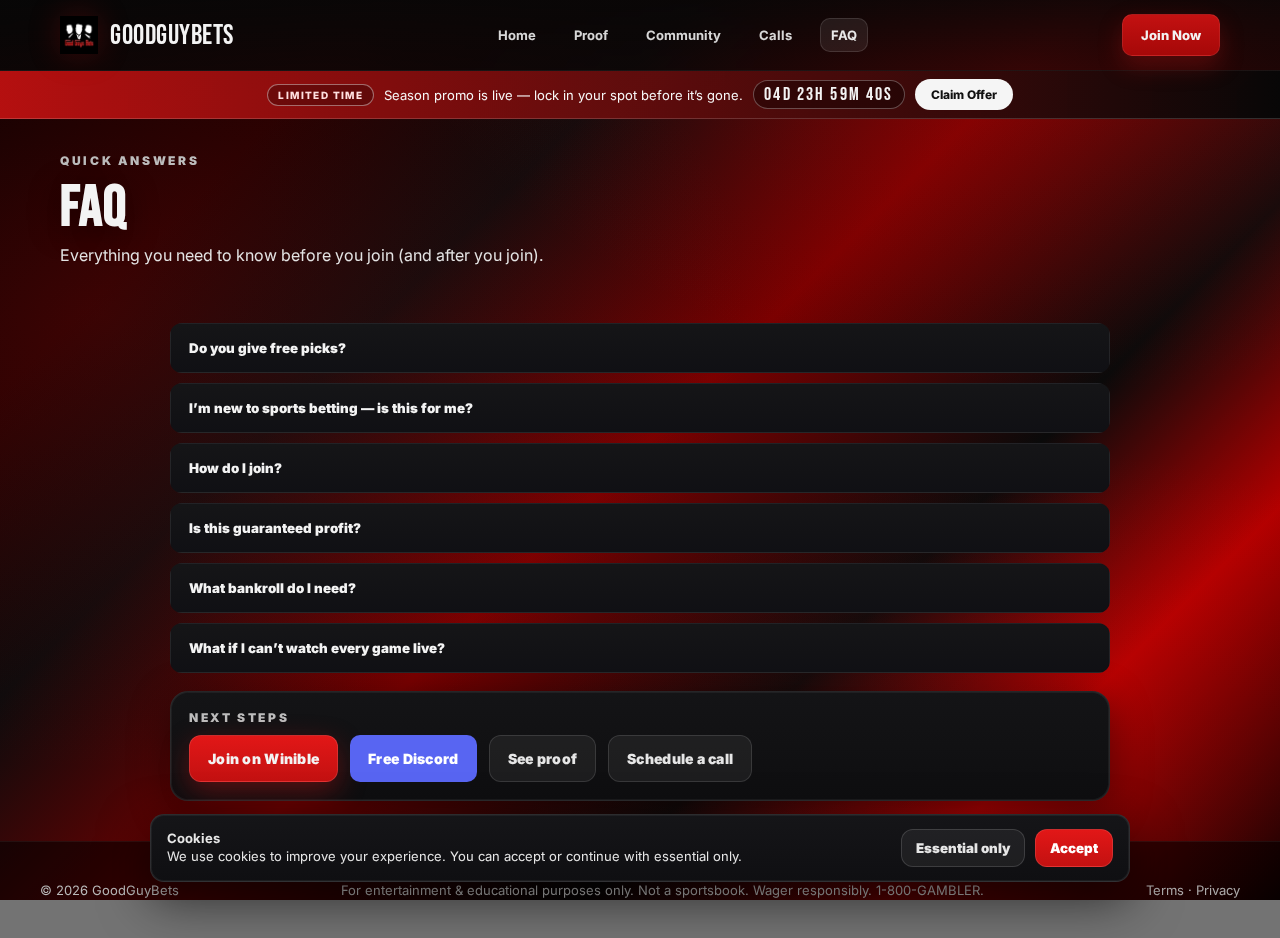
<file: faq.html>
<!DOCTYPE html>
<html lang="en">
<head>
  <meta charset="utf-8" />
  <meta name="viewport" content="width=device-width,initial-scale=1" />
  <title>GoodGuyBets — FAQ</title>
  <meta name="description" content="Frequently asked questions about GoodGuyBets and how to join." />

  <!-- Open Graph -->
  <meta property="og:title" content="GoodGuyBets — FAQ" />
  <meta property="og:description" content="Frequently asked questions about GoodGuyBets and how to join." />
  <meta property="og:type" content="website" />
  <!-- Fonts -->
  <link href="https://fonts.googleapis.com/css2?family=Inter:wght@400;500;600;700;800;900&family=Bebas+Neue&display=swap" rel="stylesheet">
  <meta name="theme-color" content="#c31111" />
  <link rel="stylesheet" href="css/style.css" />

</head>
<body>
  <div class="page">

  <header class="nav">
    <div class="nav-inner">
      <a class="brand" href="index.html" aria-label="GoodGuyBets home">
        <div class="brand-logo" aria-hidden="true">
        <img src="assets/brand.jpg" alt="" class="brand-img" aria-hidden="true">
        </div>
        <div class="brand-name">GoodGuyBets</div>
      </a>

      <nav class="nav-links" aria-label="Primary">
        <a data-nav href="index.html">Home</a>
        <a data-nav href="proof.html">Proof</a>
        <a data-nav href="community.html">Community</a>
        <a data-nav href="call.html">Calls</a>
        <a data-nav href="faq.html">FAQ</a>
      </nav>

      <div class="nav-right">
        <a class="nav-cta" href="https://www.winible.com/goodguysbets" target="_blank" rel="noopener">Join Now</a>
        <button class="burger" id="burger" aria-label="Open menu" aria-expanded="false">
          <svg viewBox="0 0 24 24" fill="currentColor" aria-hidden="true">
            <path d="M4 7h16v2H4V7zm0 8h16v2H4v-2zm0-4h16v2H4v-2z"/>
          </svg>
        </button>
      </div>
    </div>
  </header>

  <div class="mobile-drawer" id="drawer" aria-hidden="true">
    <div class="drawer-panel" role="dialog" aria-modal="true" aria-label="Menu">
      <div class="drawer-head">
        <div style="display:flex;align-items:center;gap:10px;">
          <div class="brand-logo" style="width:34px;height:34px;border-radius:10px;">
            <svg width="18" height="18" viewBox="0 0 24 24" fill="#e6e6e6"><path d="M3 6h8v4H7v4h4v4H3V6zm10 0h8l-4 12h-8l4-12z"/></svg>
          </div>
          <strong>GoodGuyBets</strong>
        </div>
        <button class="xbtn" id="drawerClose" aria-label="Close menu">
          <svg viewBox="0 0 24 24" fill="currentColor" width="18" height="18" aria-hidden="true">
            <path d="M18.3 5.71 12 12l6.3 6.29-1.41 1.42L12 13.41l-6.89 6.3-1.42-1.41L10.59 12 3.69 5.71 5.11 4.29 12 10.59l6.89-6.3z"/>
          </svg>
        </button>
      </div>
      <div class="drawer-links">
        <a href="index.html" data-close-drawer>Home</a>
        <a href="proof.html" data-close-drawer>Proof</a>
        <a href="community.html" data-close-drawer>Community</a>
        <a href="call.html" data-close-drawer>Calls</a>
        <a href="faq.html" data-close-drawer>FAQ</a>
        <a href="https://www.winible.com/goodguysbets" target="_blank" rel="noopener">Winible</a>
      </div>
      <div class="drawer-cta">
        <a class="btn btn-primary" href="https://www.winible.com/goodguysbets" target="_blank" rel="noopener">Claim Your Spot</a>
        <a class="btn btn-discord" href="https://discord.gg/P3NjC9ZhtP" target="_blank" rel="noopener">Join Free Discord</a>
      </div>
    </div>
  </div>


  <div class="promo-bar">
    <div class="promo-inner">
      <span class="promo-label">Limited Time</span>
      <span class="promo-text">Season promo is live — lock in your spot before it’s gone.</span>
      <span class="promo-countdown" id="promo-countdown">--d --h --m --s</span>
      <a href="https://www.winible.com/goodguysbets" target="_blank" rel="noopener" class="promo-cta">Claim Offer</a>
    </div>
  </div>

    <main>

<section class="page-head">
  <div class="container">
    <div class="kicker reveal">Quick answers</div>
    <h1 class="page-title reveal">FAQ</h1>
    <p class="page-sub reveal">Everything you need to know before you join (and after you join).</p>
  </div>
</section>

<section class="section reveal">
  <div class="container faq">
    <div class="faq-item">
      <button class="faq-q" aria-expanded="false">Do you give free picks?</button>
      <div class="faq-a" hidden>Yes — we share free picks so you can see our process first and make sure the way we bet fits how you like to play.</div>
    </div>

    <div class="faq-item">
      <button class="faq-q" aria-expanded="false">I’m new to sports betting — is this for me?</button>
      <div class="faq-a" hidden>Absolutely. We provide beginner-friendly education, bankroll guides, and simple step-by-step videos. You won’t be thrown into 12-leg lotto tickets with no context.</div>
    </div>

    <div class="faq-item">
      <button class="faq-q" aria-expanded="false">How do I join?</button>
      <div class="faq-a" hidden>Click any “Join” or “Claim Your Spot” button, complete checkout on our Winible page, and you’ll receive instant access to our Discord, vault, and onboarding resources.</div>
    </div>

    <div class="faq-item">
      <button class="faq-q" aria-expanded="false">Is this guaranteed profit?</button>
      <div class="faq-a" hidden>No. There is no such thing as risk-free betting. We can’t guarantee profit, but we can give you edges, process, and a community that treats this like a serious side income — not a get-rich-quick scheme.</div>
    </div>

    <div class="faq-item">
      <button class="faq-q" aria-expanded="false">What bankroll do I need?</button>
      <div class="faq-a" hidden>Your bankroll can be small as long as you’re consistent with unit size. Most members start with a few hundred dollars and scale up as they gain confidence and results. Our bankroll guide in the Vault walks you through this.</div>
    </div>

    <div class="faq-item">
      <button class="faq-q" aria-expanded="false">What if I can’t watch every game live?</button>
      <div class="faq-a" hidden>No problem. Plays are posted in Discord with units, books, and clear notes. You can tail on your own time — we don’t require you to sit in front of a TV all day.</div>
    </div>

    <div class="panel pad" style="margin-top:18px;">
      <div class="kicker">Next steps</div>
      <div class="actions" style="margin-top:10px;">
        <a class="btn btn-primary" href="https://www.winible.com/goodguysbets" target="_blank" rel="noopener">Join on Winible</a>
        <a class="btn btn-discord" href="https://discord.gg/P3NjC9ZhtP" target="_blank" rel="noopener">Free Discord</a>
        <a class="btn btn-ghost" href="proof.html">See proof</a>
        <a class="btn btn-ghost" href="call.html">Schedule a call</a>
      </div>
    </div>
  </div>
</section>

    </main>

  <footer>
    <div class="footer-inner">
      <div>© <span id="year"></span> GoodGuyBets</div>
      <div class="legal">For entertainment & educational purposes only. Not a sportsbook. Wager responsibly. 1-800-GAMBLER.</div>
      <div class="footer-links">
        <a href="legal.html">Terms</a> ·
        <a href="legal.html#privacy">Privacy</a>
      </div>
    </div>
  </footer>

  <div class="cookie-banner" id="cookieBanner" hidden>
    <div class="cookie-inner">
      <div class="cookie-text">
        <strong>Cookies</strong><br>
        We use cookies to improve your experience. You can accept or continue with essential only.
      </div>
      <div class="cookie-actions">
        <button class="cookie-btn" id="cookieDecline" type="button">Essential only</button>
        <button class="cookie-btn accept" id="cookieAccept" type="button">Accept</button>
      </div>
    </div>
  </div>

  <script src="js/app.js"></script>

  </div>
</body>
</html>
</file>
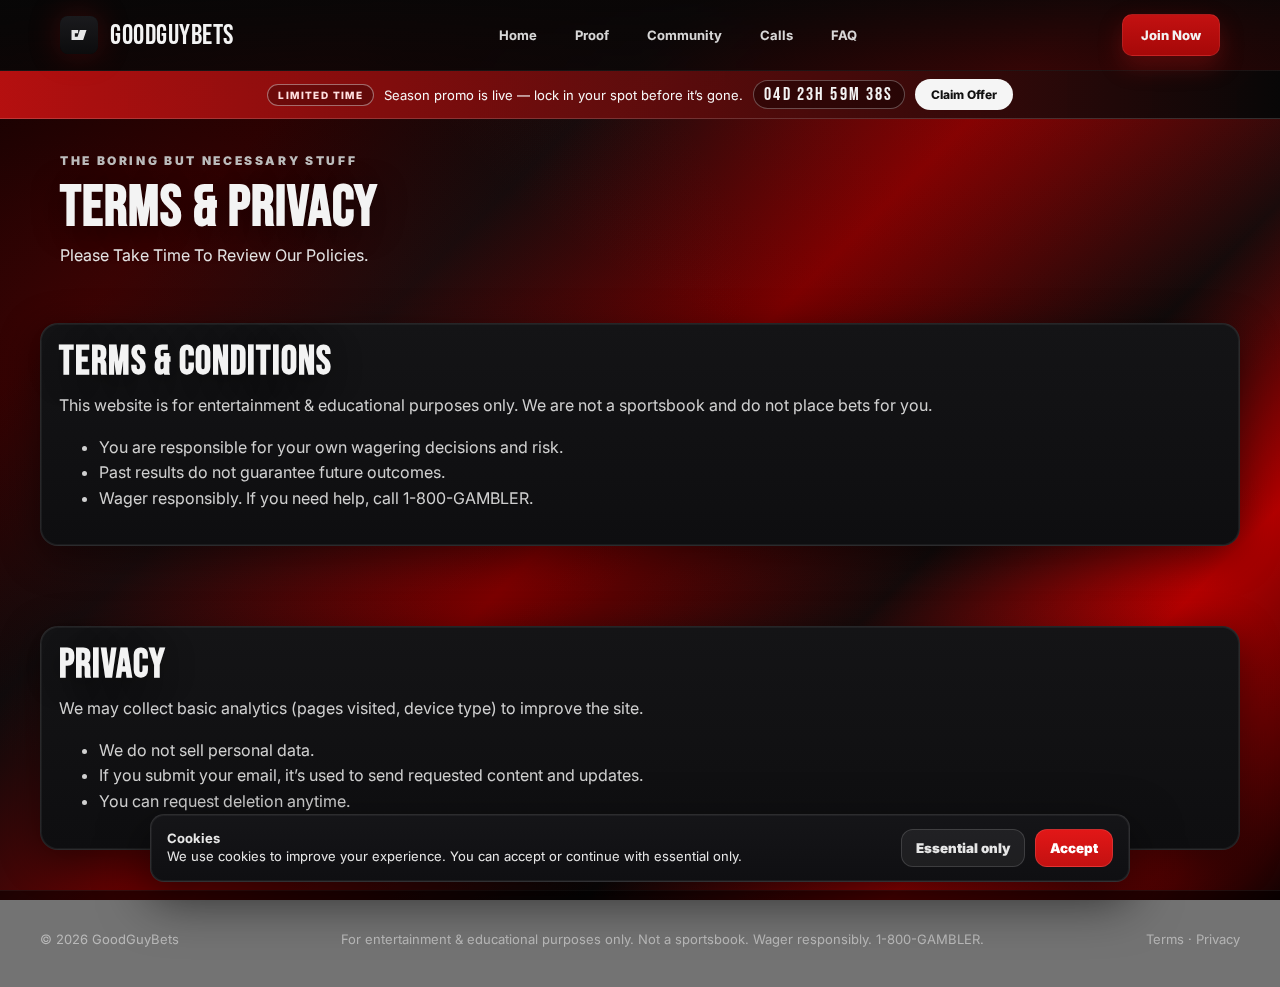
<file: legal.html>
<!DOCTYPE html>
<html lang="en">
<head>
  <meta charset="utf-8" />
  <meta name="viewport" content="width=device-width,initial-scale=1" />
  <title>GoodGuyBets — Terms & Privacy</title>
  <meta name="description" content="Terms and privacy policy for GoodGuyBets." />

  <!-- Open Graph -->
  <meta property="og:title" content="GoodGuyBets — Terms & Privacy" />
  <meta property="og:description" content="Terms and privacy policy for GoodGuyBets." />
  <meta property="og:type" content="website" />
  <!-- Fonts -->
  <link href="https://fonts.googleapis.com/css2?family=Inter:wght@400;500;600;700;800;900&family=Bebas+Neue&display=swap" rel="stylesheet">
  <meta name="theme-color" content="#c31111" />
  <link rel="stylesheet" href="css/style.css" />

</head>
<body>
  <div class="page">

  <header class="nav">
    <div class="nav-inner">
      <a class="brand" href="index.html" aria-label="GoodGuyBets home">
        <div class="brand-logo" aria-hidden="true">
          <svg width="20" height="20" viewBox="0 0 24 24" fill="#e6e6e6"><path d="M3 6h8v4H7v4h4v4H3V6zm10 0h8l-4 12h-8l4-12z"/></svg>
        </div>
        <div class="brand-name">GoodGuyBets</div>
      </a>

      <nav class="nav-links" aria-label="Primary">
        <a data-nav href="index.html">Home</a>
        <a data-nav href="proof.html">Proof</a>
        <a data-nav href="community.html">Community</a>
        <a data-nav href="call.html">Calls</a>
        <a data-nav href="faq.html">FAQ</a>
      </nav>

      <div class="nav-right">
        <a class="nav-cta" href="https://www.winible.com/goodguysbets" target="_blank" rel="noopener">Join Now</a>
        <button class="burger" id="burger" aria-label="Open menu" aria-expanded="false">
          <svg viewBox="0 0 24 24" fill="currentColor" aria-hidden="true">
            <path d="M4 7h16v2H4V7zm0 8h16v2H4v-2zm0-4h16v2H4v-2z"/>
          </svg>
        </button>
      </div>
    </div>
  </header>

  <div class="mobile-drawer" id="drawer" aria-hidden="true">
    <div class="drawer-panel" role="dialog" aria-modal="true" aria-label="Menu">
      <div class="drawer-head">
        <div style="display:flex;align-items:center;gap:10px;">
          <div class="brand-logo" style="width:34px;height:34px;border-radius:10px;">
            <svg width="18" height="18" viewBox="0 0 24 24" fill="#e6e6e6"><path d="M3 6h8v4H7v4h4v4H3V6zm10 0h8l-4 12h-8l4-12z"/></svg>
          </div>
          <strong>GoodGuyBets</strong>
        </div>
        <button class="xbtn" id="drawerClose" aria-label="Close menu">
          <svg viewBox="0 0 24 24" fill="currentColor" width="18" height="18" aria-hidden="true">
            <path d="M18.3 5.71 12 12l6.3 6.29-1.41 1.42L12 13.41l-6.89 6.3-1.42-1.41L10.59 12 3.69 5.71 5.11 4.29 12 10.59l6.89-6.3z"/>
          </svg>
        </button>
      </div>
      <div class="drawer-links">
        <a href="index.html" data-close-drawer>Home</a>
        <a href="proof.html" data-close-drawer>Proof</a>
        <a href="community.html" data-close-drawer>Community</a>
        <a href="call.html" data-close-drawer>Calls</a>
        <a href="faq.html" data-close-drawer>FAQ</a>
        <a href="https://www.winible.com/goodguysbets" target="_blank" rel="noopener">Winible</a>
      </div>
      <div class="drawer-cta">
        <a class="btn btn-primary" href="https://www.winible.com/goodguysbets" target="_blank" rel="noopener">Claim Your Spot</a>
        <a class="btn btn-discord" href="https://discord.gg/P3NjC9ZhtP" target="_blank" rel="noopener">Join Free Discord</a>
      </div>
    </div>
  </div>


  <div class="promo-bar">
    <div class="promo-inner">
      <span class="promo-label">Limited Time</span>
      <span class="promo-text">Season promo is live — lock in your spot before it’s gone.</span>
      <span class="promo-countdown" id="promo-countdown">--d --h --m --s</span>
      <a href="https://www.winible.com/goodguysbets" target="_blank" rel="noopener" class="promo-cta">Claim Offer</a>
    </div>
  </div>

    <main>

<section class="page-head">
  <div class="container">
    <div class="kicker reveal">The boring but necessary stuff</div>
    <h1 class="page-title reveal">Terms & Privacy</h1>
    <p class="page-sub reveal">Please Take Time To Review Our Policies.</p>
  </div>
</section>

<section class="section reveal" id="terms">
  <div class="container panel pad">
    <h2 class="page-title" style="font-size:40px;margin:0 0 10px;">Terms & Conditions</h2>
    <p style="color:#d0d0d0;line-height:1.6;margin-top:0;">This website is for entertainment & educational purposes only. We are not a sportsbook and do not place bets for you.</p>
    <ul style="color:#d0d0d0;line-height:1.6;">
      <li>You are responsible for your own wagering decisions and risk.</li>
      <li>Past results do not guarantee future outcomes.</li>
      <li>Wager responsibly. If you need help, call 1-800-GAMBLER.</li>
    </ul>
  </div>
</section>

<section class="section reveal" id="privacy">
  <div class="container panel pad">
    <h2 class="page-title" style="font-size:40px;margin:0 0 10px;">Privacy</h2>
    <p style="color:#d0d0d0;line-height:1.6;margin-top:0;">We may collect basic analytics (pages visited, device type) to improve the site.</p>
    <ul style="color:#d0d0d0;line-height:1.6;">
      <li>We do not sell personal data.</li>
      <li>If you submit your email, it’s used to send requested content and updates.</li>
      <li>You can request deletion anytime.</li>
    </ul>
  </div>
</section>

    </main>

  <footer>
    <div class="footer-inner">
      <div>© <span id="year"></span> GoodGuyBets</div>
      <div class="legal">For entertainment & educational purposes only. Not a sportsbook. Wager responsibly. 1-800-GAMBLER.</div>
      <div class="footer-links">
        <a href="legal.html">Terms</a> ·
        <a href="legal.html#privacy">Privacy</a>
      </div>
    </div>
  </footer>

  <div class="cookie-banner" id="cookieBanner" hidden>
    <div class="cookie-inner">
      <div class="cookie-text">
        <strong>Cookies</strong><br>
        We use cookies to improve your experience. You can accept or continue with essential only.
      </div>
      <div class="cookie-actions">
        <button class="cookie-btn" id="cookieDecline" type="button">Essential only</button>
        <button class="cookie-btn accept" id="cookieAccept" type="button">Accept</button>
      </div>
    </div>
  </div>

  <script src="js/app.js"></script>

  </div>
</body>
</html>
</file>
<file: css/style.css>
:root{
  --bg:#070707;
  --bg-2:#0e0e0f;
  --panel:#121214;
  --panel-2:#151517;
  --text:#f3f3f3;
  --muted:#bdbdbd;
  --red-1:#a60808;
  --red-2:#c31111;
  --red-3:#e21717;
  --accent:#e6e6e6;
  --glow: 0 0 32px rgba(194,17,17,.28);
  --radius:14px;
  --ring: inset 0 0 0 1px rgba(230,230,230,.06);
  --shadow: 0 18px 70px rgba(0,0,0,.55);
  --shadow-soft: 0 10px 40px rgba(0,0,0,.45);
}

*{box-sizing:border-box}
html{scroll-behavior:smooth}
html,body{height:100%}
body{
  margin:0;
  background:
    radial-gradient(1200px 800px at 85% -10%, rgba(226,23,23,.22), transparent 60%),
    radial-gradient(1000px 700px at 8% 35%,  rgba(194,17,17,.20), transparent 65%),
    radial-gradient(900px 600px  at 82% 90%, rgba(226,23,23,.16), transparent 60%),
    linear-gradient(135deg,#000000 0%,#1a0000 18%,#0b0b0c 32%,#7a0000 50%,#0a0a0a 68%,#b30000 82%,#000000 100%);
  background-attachment: fixed;
  color:var(--text);
  font-family:Inter,system-ui,-apple-system,Segoe UI,Roboto,Helvetica,Arial,sans-serif;
  overflow-x:hidden;
}

img{max-width:100%;display:block}
a{color:inherit;text-decoration:none}
button{font-family:inherit}
.sr-only{
  position:absolute !important;width:1px;height:1px;padding:0;margin:-1px;overflow:hidden;
  clip:rect(0,0,0,0);white-space:nowrap;border:0;
}

.container{max-width:1200px;margin:auto;padding:0 20px}
.page{
  min-height:100%;
  display:flex;
  flex-direction:column;
}
main{flex:1}

/* Promo banner */
.promo-bar{
  background:linear-gradient(90deg, rgba(194,17,17,.92), rgba(7,7,7,.98));
  border-bottom:1px solid rgba(255,255,255,.16);
  font-size:13px;
}
.promo-inner{
  max-width:1200px;margin:auto;
  padding:8px 20px;
  display:flex;align-items:center;gap:10px;flex-wrap:wrap;justify-content:center;
}
.promo-label{
  font-weight:800;text-transform:uppercase;letter-spacing:.14em;font-size:10px;
  color:#ffe0e0;
  padding:4px 10px;border-radius:999px;
  border:1px solid rgba(255,255,255,.4);
  background:rgba(0,0,0,.25);
}
.promo-text{color:#f7f7f7;}
.promo-countdown{
  font-family:"Bebas Neue";font-size:18px;letter-spacing:.12em;
  padding:3px 10px;border-radius:999px;
  background:rgba(0,0,0,.35);
  border:1px solid rgba(255,255,255,.28);
}
.promo-cta{
  padding:8px 16px;border-radius:999px;
  background:#f5f5f5;color:#111;font-weight:800;border:none;
  display:inline-flex;align-items:center;gap:6px;
  font-size:12px;
}
.promo-cta:hover{filter:brightness(1.05);}

/* Header */
.nav{
  position:sticky;top:0;z-index:60;
  backdrop-filter:saturate(150%) blur(10px);
  background:linear-gradient(to bottom, rgba(7,7,7,.92), rgba(7,7,7,.75));
  border-bottom:1px solid rgba(255,255,255,.06);
}
.nav-inner{
  max-width:1200px;margin:auto;display:flex;align-items:center;justify-content:space-between;
  padding:14px 20px;gap:14px;
}
.brand{display:flex;gap:12px;align-items:center;min-width:max-content}
.brand-logo{
  width:38px;height:38px;border-radius:8px;
  background:linear-gradient(180deg,#1a1a1d,#0c0c0d);
  display:grid;place-items:center;box-shadow:var(--glow)
}
.brand-name{font-family:"Bebas Neue",system-ui;font-size:28px;letter-spacing:.5px}
.nav-links{
  display:flex;gap:18px;font-weight:700;color:#e9e9e9;font-size:13px;align-items:center
}
.nav-links a{opacity:.92;padding:8px 10px;border-radius:10px}
.nav-links a:hover{opacity:1;background:rgba(255,255,255,.06);border:1px solid rgba(255,255,255,.08);padding:7px 9px}
.nav-links a.active{opacity:1;background:rgba(255,255,255,.08);border:1px solid rgba(255,255,255,.12)}
.nav-cta{
  display:inline-flex;align-items:center;gap:10px;
  padding:12px 18px;border-radius:10px;font-weight:800;
  background:linear-gradient(180deg,var(--red-2),var(--red-1));
  box-shadow:0 10px 24px rgba(226,23,23,.26);
  transition:transform .15s ease, box-shadow .2s ease, filter .2s ease;
  border:1px solid rgba(255,255,255,.08);
  font-size:13px;white-space:nowrap;
}
.nav-cta:hover{transform:translateY(-1px);filter:saturate(110%);box-shadow:0 14px 36px rgba(226,23,23,.36)}

.nav-right{display:flex;align-items:center;gap:10px}
.burger{
  display:none;
  width:42px;height:42px;border-radius:12px;
  background:rgba(255,255,255,.06);
  border:1px solid rgba(255,255,255,.12);
  color:#fff;cursor:pointer;
  backdrop-filter: blur(6px);
}
.burger svg{width:20px;height:20px}

/* Drawer */
.mobile-drawer{
  position:fixed;inset:0;z-index:80;
  background:rgba(0,0,0,.72);
  opacity:0;pointer-events:none;
  transition:opacity .18s ease;
}
.mobile-drawer.open{opacity:1;pointer-events:auto}
.drawer-panel{
  position:absolute;top:12px;right:12px;left:12px;
  max-width:560px;margin-left:auto;
  border-radius:18px;
  background:linear-gradient(180deg,#141416,#0e0e10);
  border:1px solid rgba(255,255,255,.12);
  box-shadow:0 18px 60px rgba(0,0,0,.65), 0 0 60px rgba(226,23,23,.18);
  overflow:hidden;
}
.drawer-head{
  display:flex;align-items:center;justify-content:space-between;
  padding:14px 14px;border-bottom:1px solid rgba(255,255,255,.08);
}
.drawer-links{display:grid;gap:10px;padding:14px}
.drawer-links a{
  padding:12px 12px;border-radius:12px;
  background:rgba(255,255,255,.06);
  border:1px solid rgba(255,255,255,.10);
  font-weight:800;
}
.drawer-links a:hover{filter:brightness(1.05)}
.drawer-cta{display:grid;gap:10px;padding:0 14px 14px}
.drawer-cta .btn{justify-content:center}
.xbtn{
  width:40px;height:40px;border-radius:12px;
  background:rgba(255,255,255,.06);
  border:1px solid rgba(255,255,255,.12);
  color:#fff;cursor:pointer;
}

@media (max-width:940px){
  .nav-links{display:none}
  .burger{display:inline-grid;place-items:center}
}

/* Page header */
.page-head{
  padding:34px 0 18px;
}
.kicker{
  color:var(--muted);
  text-transform:uppercase;
  letter-spacing:.22em;
  font-size:12px;
  font-weight:900;
}
.page-title{
  margin:10px 0 8px;
  font-family:"Bebas Neue",system-ui;
  letter-spacing:1px;
  font-size:58px;
  line-height:1.02;
  text-transform:uppercase;
  text-shadow:0 6px 32px rgba(0,0,0,.45);
}
.page-sub{
  margin:0;
  color:#e3e3e3;
  font-size:16px;
  max-width:820px;
}
@media (max-width:640px){
  .page-title{font-size:44px}
}

/* Sections & cards */
.section{padding:40px 0}
.section.tight{padding:26px 0}
.panel{
  border-radius:18px;
  background:linear-gradient(180deg,#141416,#0e0e10);
  border:1px solid rgba(255,255,255,.10);
  box-shadow:var(--shadow-soft), var(--ring);
}
.panel.pad{padding:18px}
.grid-2{display:grid;grid-template-columns:1fr .85fr;gap:18px;align-items:start}
.grid-3{display:grid;grid-template-columns:repeat(3,minmax(0,1fr));gap:14px}
.grid-4{display:grid;grid-template-columns:repeat(4,minmax(0,1fr));gap:14px}
@media (max-width:980px){
  .grid-2{grid-template-columns:1fr}
}
@media (max-width:900px){
  .grid-3{grid-template-columns:repeat(2,minmax(0,1fr))}
  .grid-4{grid-template-columns:repeat(2,minmax(0,1fr))}
}
@media (max-width:640px){
  .grid-3,.grid-4{grid-template-columns:1fr}
}

/* Buttons */
.btn{display:inline-flex;align-items:center;gap:10px;padding:14px 18px;border-radius:12px;font-weight:900;letter-spacing:.02em;font-size:14px;cursor:pointer}
.btn-primary{background:linear-gradient(180deg,var(--red-3),var(--red-2));box-shadow:0 10px 28px rgba(226,23,23,.35);border:1px solid rgba(255,255,255,.12)}
.btn-primary:hover{filter:saturate(112%) brightness(1.03)}
.btn-ghost{background:rgba(255,255,255,.06);border:1px solid rgba(255,255,255,.12);color:var(--accent)}
.btn-ghost:hover{filter:brightness(1.05)}
.btn-discord{background:#5865F2;color:#fff;border:none;border-radius:10px;padding:12px 18px;font-weight:900;cursor:pointer;font-size:14px}
.btn-discord:hover{background:#4752C4}
.actions{display:flex;gap:12px;flex-wrap:wrap}

/* Home hero */
.hero{
  padding:34px 0 18px;
  position:relative;isolation:isolate;
}
.hero-bg{
  position:absolute;inset:-40px 0 auto 0;height:420px;z-index:-1;opacity:.22;
  background:url('../assets/ggb-hero.jpg') center/cover no-repeat;
  mix-blend:screen;
  pointer-events:none;
}
.h-1{
  margin:10px 0 14px;
  font-family:"Bebas Neue",system-ui;
  letter-spacing:1px;font-size:64px;line-height:1;
  text-transform:uppercase;
  text-shadow:0 6px 32px rgba(0,0,0,.45);
}
.sub{max-width:820px;color:#e3e3e3;font-size:18px;margin:0}
.meta{margin-top:10px;font-size:13px;color:var(--muted);display:flex;flex-wrap:wrap;gap:10px;align-items:center}
.meta span{display:inline-flex;align-items:center;gap:6px}
@media(max-width:640px){
  .h-1{font-size:48px}
  .sub{font-size:16px}
}

/* Bullet list */
.bullets{display:grid;gap:10px}
.bullet{
  padding:12px 14px;border-radius:14px;
  background:linear-gradient(180deg,#161618,#0f0f11);
  border:1px solid rgba(255,255,255,.08);
  box-shadow: inset 0 0 0 1px rgba(255,255,255,.03);
  display:flex;gap:10px;align-items:flex-start;
  color:#e6e6e6;font-size:14px;
}
.dot{
  width:9px;height:9px;border-radius:999px;background:var(--red-2);
  box-shadow: 0 0 0 6px rgba(194,17,17,.16);
  flex:0 0 auto;margin-top:5px;
}
.bullet small{display:block;color:var(--muted);font-size:12px;margin-top:3px}

/* Proof card */
.proof-card{
  border-radius:18px;
  background:linear-gradient(180deg,#141416,#0e0e10);
  border:1px solid rgba(255,255,255,.10);
  box-shadow:var(--shadow), 0 0 48px rgba(226,23,23,.12), var(--ring);
  overflow:hidden;
}
.proof-head{
  display:flex;align-items:center;justify-content:space-between;
  padding:12px 14px;
  border-bottom:1px solid rgba(255,255,255,.08);
  background:linear-gradient(180deg, rgba(20,20,22,.96), rgba(14,14,16,.92));
}
.proof-pill{
  display:inline-flex;align-items:center;gap:8px;
  padding:8px 10px;border-radius:999px;
  background:rgba(255,255,255,.06);
  border:1px solid rgba(255,255,255,.12);
  font-weight:900;font-size:12px;color:#f1f1f1;
}
.proof-pill .tiny-dot{
  width:8px;height:8px;border-radius:999px;background:var(--red-2);
  box-shadow: 0 0 0 5px rgba(194,17,17,.18);
}
.proof-time{font-size:12px;color:var(--muted);font-weight:800}
.video{
  width:100%;
  background:#131316;
  /* makes the box much taller */
  height: clamp(220px, 36vw, 515px);
  overflow:hidden;
}
.video-embed{
  position: relative;
  width: 100%;
  height: 100%;
  padding-top: 0;   /* remove the 16:9 lock */
  overflow: hidden;
}
.video-embed iframe{
  position: absolute;
  inset: 0;
  width: 100%;
  height: 100%;
  border: 0;
}

.video video{width:100%;height:100%;display:block;object-fit:cover;background:#000}
.proof-foot{
  padding:12px 14px;
  display:flex;align-items:center;justify-content:space-between;gap:10px;
  border-top:1px solid rgba(255,255,255,.08);
  color:#d7d7d7;font-size:13px;
  background:linear-gradient(180deg,#141416,#101012);
}
.proof-brand{display:flex;flex-direction:column;gap:2px;min-width:0}
.proof-brand strong{font-size:13px}
.proof-brand span{font-size:12px;color:var(--muted)}
.proof-link{
  font-size:12px;font-weight:900;color:var(--accent);
  padding:8px 10px;border-radius:12px;
  border:1px solid rgba(255,255,255,.12);
  background:rgba(255,255,255,.06);
  white-space:nowrap;
}
.proof-link:hover{filter:brightness(1.06)}
.disclaimer{font-size:12px;color:var(--muted);margin-top:10px}

/* Feature cards (cross-page) */
.feature{
  padding:16px;border-radius:16px;
  background:linear-gradient(180deg,#161618,#0f0f11);
  border:1px solid rgba(255,255,255,.08);
  display:flex;flex-direction:column;gap:6px;
}
.feature .tag{
  font-size:11px;text-transform:uppercase;letter-spacing:.14em;color:var(--muted);font-weight:900
}
.feature .title{font-weight:900;font-size:16px}
.feature .desc{font-size:13px;color:#cfcfcf;line-height:1.45}
.feature .link{margin-top:auto;font-size:12px;color:var(--accent);font-weight:900}

/* Logos pills */
.logos-row{display:flex;flex-wrap:wrap;gap:10px;align-items:center}
.logo-pill{
  display:inline-flex;align-items:center;gap:10px;
  padding:10px 14px;border-radius:999px;
  border:1px solid rgba(255,255,255,.14);
  background:linear-gradient(180deg, rgba(255,255,255,.06), rgba(0,0,0,.22));
  box-shadow: inset 0 0 0 1px rgba(255,255,255,.04);
  color:#e9e9e9;font-weight:900;font-size:11px;letter-spacing:.14em;text-transform:uppercase;
  transition: transform .15s ease, border-color .2s ease, filter .2s ease, box-shadow .2s ease;
  user-select:none;
}
.logo-pill:hover{
  transform: translateY(-1px);
  border-color: rgba(226,23,23,.38);
  box-shadow: 0 10px 22px rgba(0,0,0,.35), 0 0 0 1px rgba(226,23,23,.18) inset;
  filter: brightness(1.05);
}
.logo-pill img{width:20px;height:20px;object-fit:contain;border-radius:6px;filter: drop-shadow(0 0 6px rgba(0,0,0,.65))}
.logo-pill img.has-bg{background: rgba(255,255,255,.92);padding: 2px}

/* Stats */
.stats{display:grid;grid-template-columns:repeat(4,1fr);gap:14px}
.stat{
  padding:16px;border-radius:14px;text-align:center;
  background:linear-gradient(180deg,#161618,#0f0f11);
  border:1px solid rgba(255,255,255,.08)
}
.stat h3{margin:4px 0 0;font-family:"Bebas Neue";font-size:34px;letter-spacing:.5px}
.stat p{margin:6px 0 0;color:#cfcfcf;font-size:13px}
@media (max-width:820px){.stats{grid-template-columns:repeat(2,1fr)}}

/* Ticker */
.ticker{display:flex;align-items:center;gap:14px;padding:12px 16px;border-radius:999px;background:linear-gradient(90deg,#161618,#0f0f11);overflow:hidden;border:1px solid rgba(255,255,255,.12)}
.ticker-label{font-size:11px;font-weight:900;text-transform:uppercase;letter-spacing:.16em;color:var(--muted)}
.ticker-marquee{flex:1;white-space:nowrap;overflow:hidden;text-overflow:ellipsis;font-size:13px;color:#f0f0f0}

/* FAQ */
.faq{max-width:980px;margin:auto}
.faq-item{margin-bottom:10px;border-radius:12px;overflow:hidden}
.faq-q{
  width:100%;text-align:left;padding:16px 18px;
  background:linear-gradient(180deg,#151517,#101014);
  color:#f4f4f4;border:1px solid rgba(255,255,255,.08);
  font-weight:900;cursor:pointer;
}
.faq-q:focus{outline:2px solid rgba(226,23,23,.55);outline-offset:2px}
.faq-a{padding:16px 18px;color:#d6d6d6;border:1px solid rgba(255,255,255,.08);border-top:none;background:#0f0f11}

/* Swiper cards */
.swiper{width:100%}
.swiper-slide{height:auto}
.slide-card{position:relative}
.slide-card img{border-radius:12px;border:1px solid rgba(255,255,255,.08)}
.caption{
  position:absolute;left:8px;right:8px;bottom:8px;
  padding:8px 10px;font-size:13px;line-height:1.25;
  color:#f2f2f2;border-radius:10px;
  background:linear-gradient(180deg,rgba(0,0,0,.0),rgba(0,0,0,.35));
  backdrop-filter: blur(2px);
  border:1px solid rgba(255,255,255,.08);
}
.slider-wrap{position:relative}
.nav-btn{
  position:absolute;top:50%;transform:translateY(-50%);
  width:42px;height:42px;border-radius:50%;
  display:grid;place-items:center;cursor:pointer;
  background:rgba(255,255,255,.08);
  border:1px solid rgba(255,255,255,.12);
  color:#fff;user-select:none;
  transition:filter .15s ease, transform .15s ease;
  backdrop-filter: blur(4px);
  z-index:3;
}
.nav-btn:hover{filter:brightness(1.1)}
.nav-btn svg{width:20px;height:20px}
.nav-prev{left:-12px}
.nav-next{right:-12px}
@media (max-width:640px){
  .nav-prev{left:-6px}
  .nav-next{right:-6px}
}

/* Testimonial video */
.testi-video{aspect-ratio: 9/16;width:100%;border-radius:12px;overflow:hidden;border:1px solid rgba(255,255,255,.08);background:#131316}
.testi-video video{width:100%;height:100%;display:block;object-fit:cover}
.testi-meta{padding:10px 12px 14px;color:#d9d9d9;font-size:14px}

/* Instagram */
.ig-grid{display:grid;grid-template-columns:2fr 3fr;gap:20px}
.ig-preview{border-radius:14px;border:1px solid rgba(255,255,255,.12);background:linear-gradient(180deg,#16161a,#101015);padding:16px}
.ig-embeds{display:grid;grid-template-columns:repeat(3, minmax(0, 1fr));gap:12px;align-items:start}
.ig-embeds .instagram-media{
  margin:0 !important;width:100% !important;min-width:0 !important;background:transparent !important;
  border-radius:14px !important;overflow:hidden;border:1px solid rgba(255,255,255,.10) !important;
}
@media(max-width:980px){
  .ig-grid{grid-template-columns:1fr}
  .ig-embeds{grid-template-columns:repeat(2, minmax(0, 1fr))}
}
@media(max-width:640px){
  .ig-embeds{grid-template-columns:1fr}
}

/* Email capture */
.capture{display:grid;grid-template-columns:1.2fr .8fr;gap:16px;align-items:stretch}
.capture-card{padding:18px;border-radius:18px;background:linear-gradient(180deg,#18181c,#101014);border:1px solid rgba(255,255,255,.12);box-shadow:var(--ring)}
.capture h3{margin:0 0 6px}
.capture p{margin:0 0 14px;color:#d7d7d7;font-size:14px}
.form-row{display:flex;gap:10px;flex-wrap:wrap}
.input{
  flex:1;min-width:220px;
  padding:12px 12px;border-radius:12px;
  background:rgba(255,255,255,.06);
  border:1px solid rgba(255,255,255,.12);
  color:#fff;outline:none;
}
.input::placeholder{color:#bdbdbd}
.mini{font-size:12px;color:var(--muted);margin-top:10px}
@media(max-width:900px){.capture{grid-template-columns:1fr}}

/* Giveaway */
.giveaway-card{padding:20px;border-radius:18px;background:linear-gradient(180deg,#18181c,#101014);border:1px solid rgba(255,255,255,.12);box-shadow:var(--ring)}
.giveaway-card h3{margin:0 0 8px}
.giveaway-card p{margin:0 0 10px;color:#dcdcdc}
.giveaway-list{margin:0 0 12px;padding-left:18px;font-size:14px;color:#cfcfcf}

/* Calls */
.calls-grid{display:grid;grid-template-columns:2fr 3fr;gap:24px}
.call-card{padding:18px;border-radius:14px;background:linear-gradient(180deg,#17171b,#101014);border:1px solid rgba(255,255,255,.08)}
.call-card h3{margin:0 0 6px;font-size:18px}
.call-card p{margin:0 0 12px;font-size:14px;color:#d0d0d0}
.call-meta{font-size:12px;color:var(--muted)}
.calendly-inline-widget{border-radius:16px;overflow:hidden;border:1px solid rgba(255,255,255,.12);background:#0b0b0d}
@media(max-width:900px){.calls-grid{grid-template-columns:1fr}}

/* Footer */
footer{
  padding:40px 20px;background:rgba(0,0,0,.55);
  border-top:1px solid rgba(255,255,255,.06);
  color:#b9b9b9;font-size:13px
}
.footer-inner{max-width:1200px;margin:auto;display:flex;flex-wrap:wrap;gap:18px;justify-content:space-between}
.footer-links a{opacity:.92}
.footer-links a:hover{opacity:1;text-decoration:underline;text-underline-offset:4px}

/* Cookie banner */
.cookie-banner{position:fixed;bottom:18px;left:18px;right:18px;z-index:95}
.cookie-inner{
  max-width:980px;margin:auto;
  display:flex;gap:14px;justify-content:space-between;align-items:center;
  padding:14px 16px;border-radius:14px;
  background:linear-gradient(180deg,#151518,#0f0f12);
  border:1px solid rgba(255,255,255,.12);
  box-shadow:0 18px 50px rgba(0,0,0,.6),var(--ring);
}
.cookie-text{font-size:13px;color:#e6e6e6;line-height:1.35}
.cookie-actions{display:flex;gap:10px;flex-wrap:wrap;justify-content:flex-end}
.cookie-btn{
  padding:10px 14px;border-radius:12px;font-weight:900;cursor:pointer;
  border:1px solid rgba(255,255,255,.14);
  background:rgba(255,255,255,.06);color:#e6e6e6;
}
.cookie-btn.accept{
  background:linear-gradient(180deg,var(--red-3),var(--red-2));
  color:#fff;border:1px solid rgba(255,255,255,.12);
}
.cookie-btn:hover{filter:brightness(1.06)}
@media(max-width:640px){
  .cookie-inner{flex-direction:column;align-items:flex-start}
  .cookie-actions{width:100%}
}

/* Reveal */
.reveal{opacity:0;transform:translateY(14px);transition:opacity .5s ease, transform .5s ease}
.reveal.in{opacity:1;transform:none}
@media (prefers-reduced-motion: reduce){
  html{scroll-behavior:auto}
  .reveal{opacity:1;transform:none;transition:none}
}
</file>
